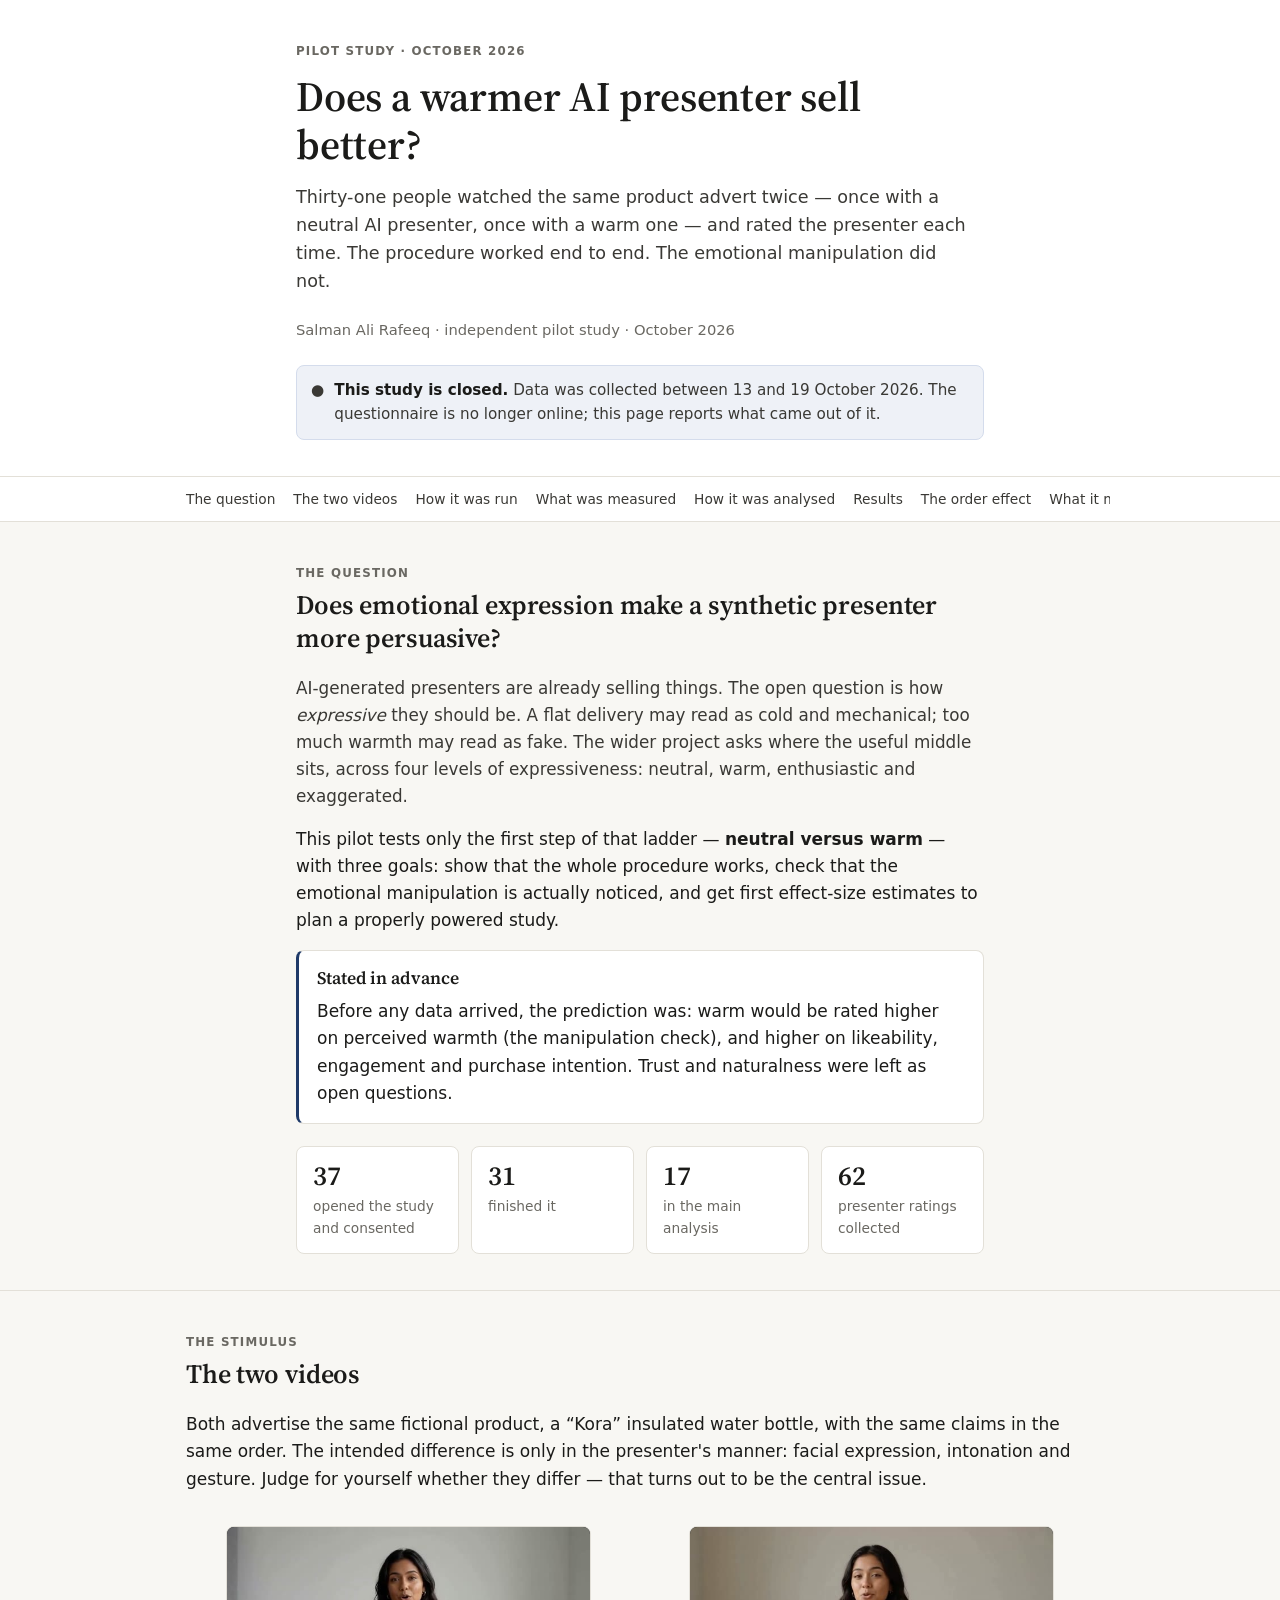
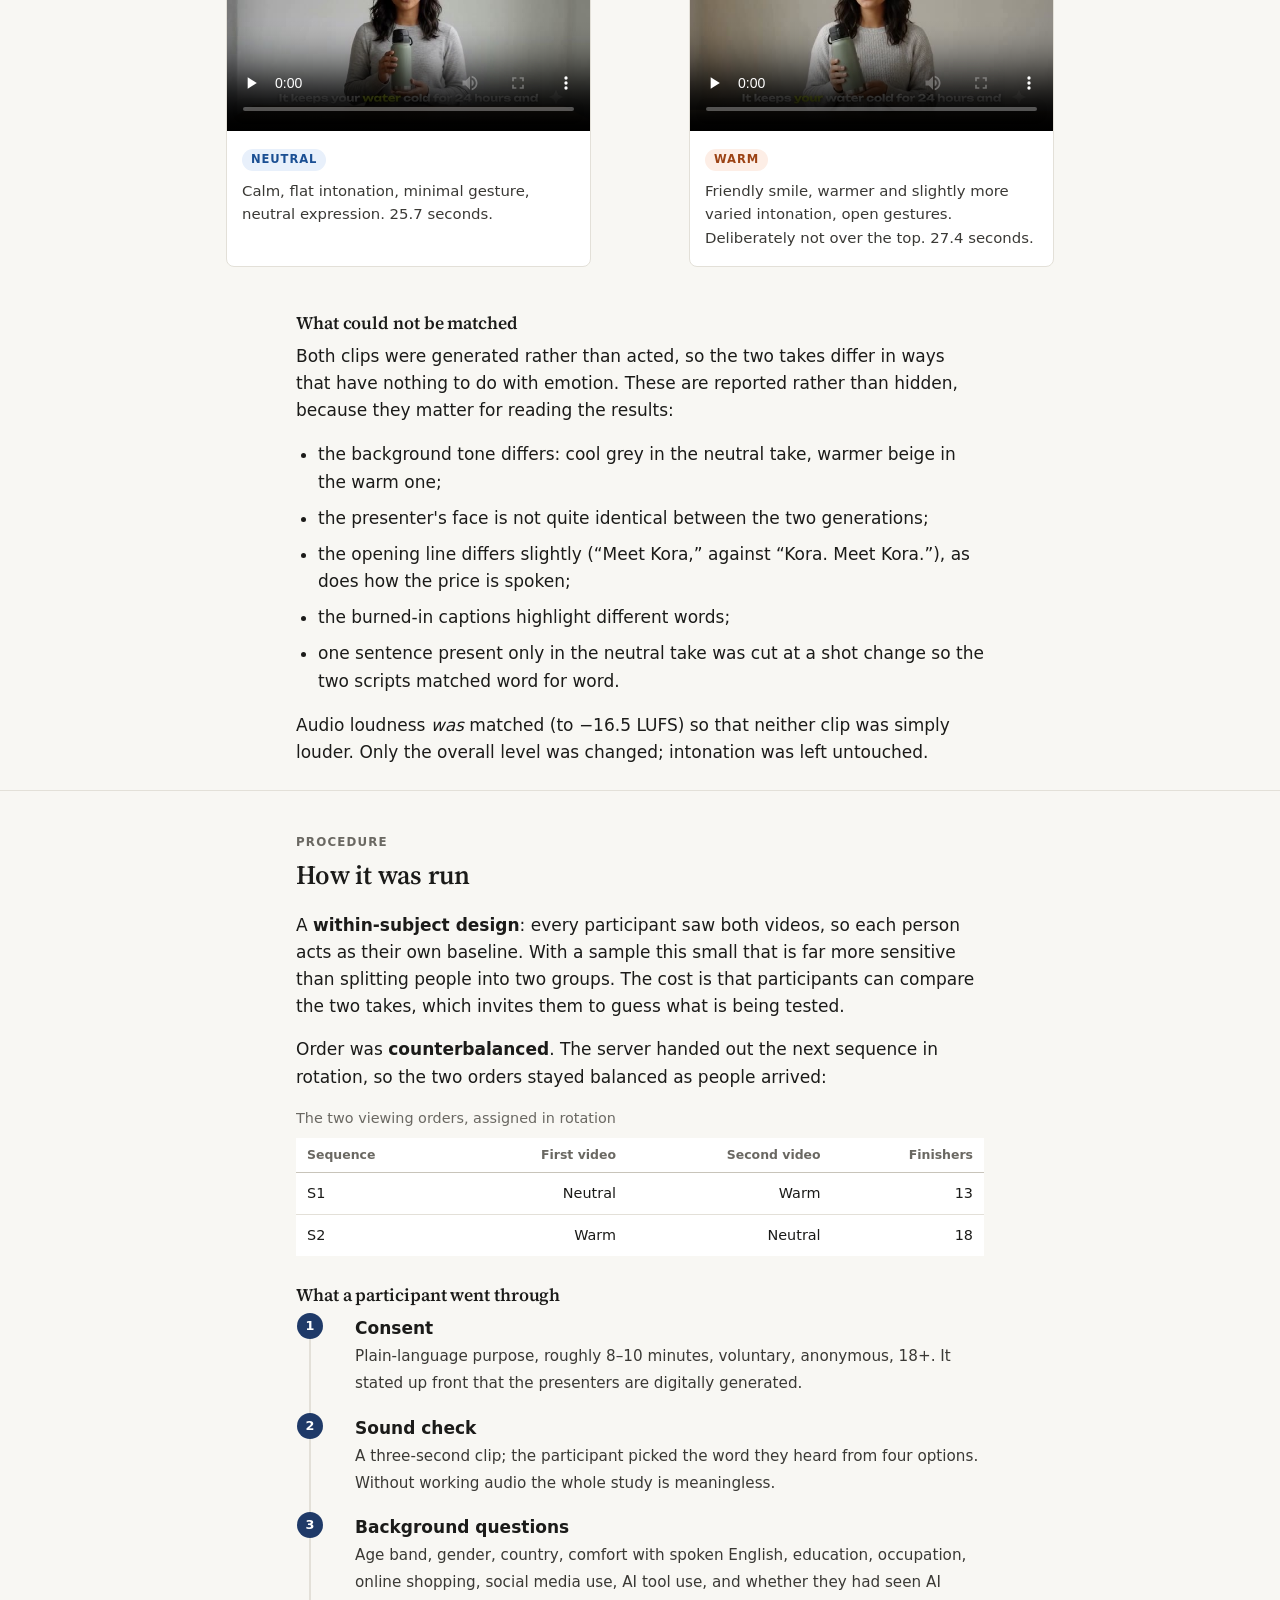
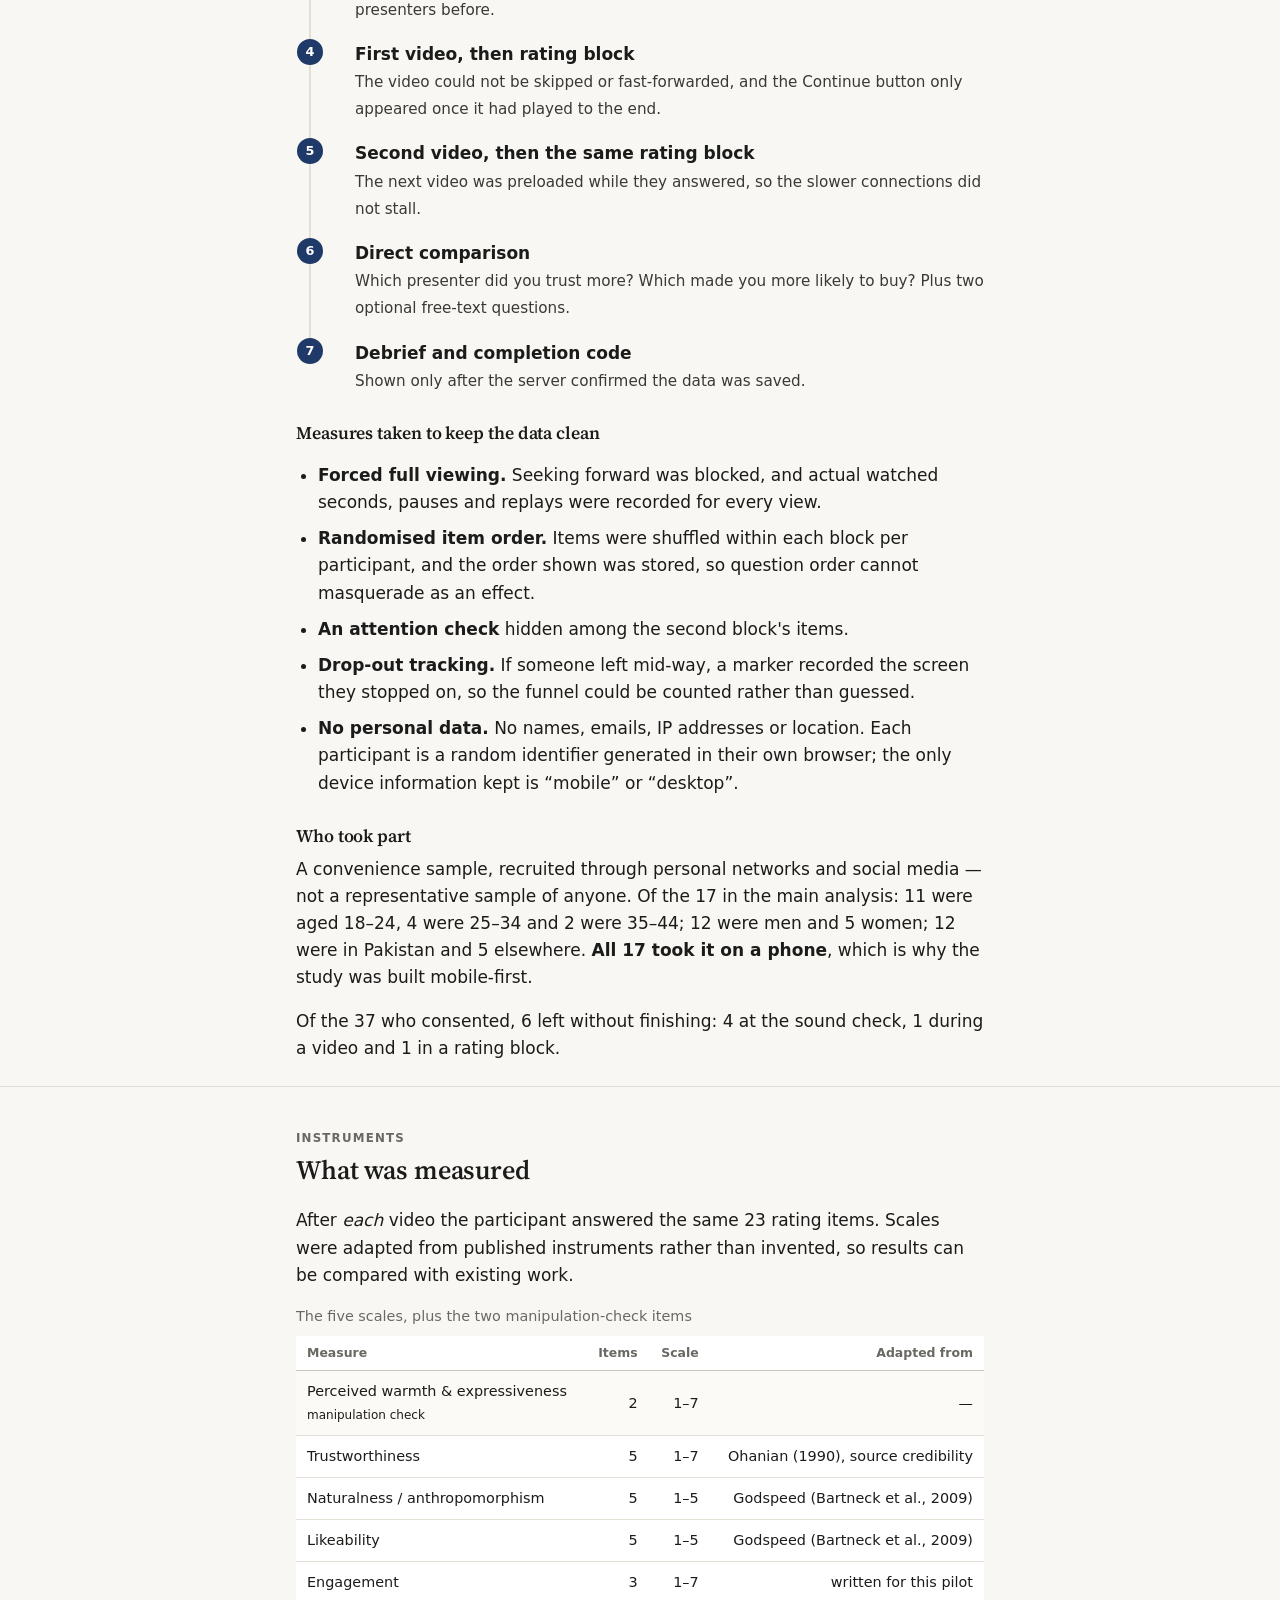
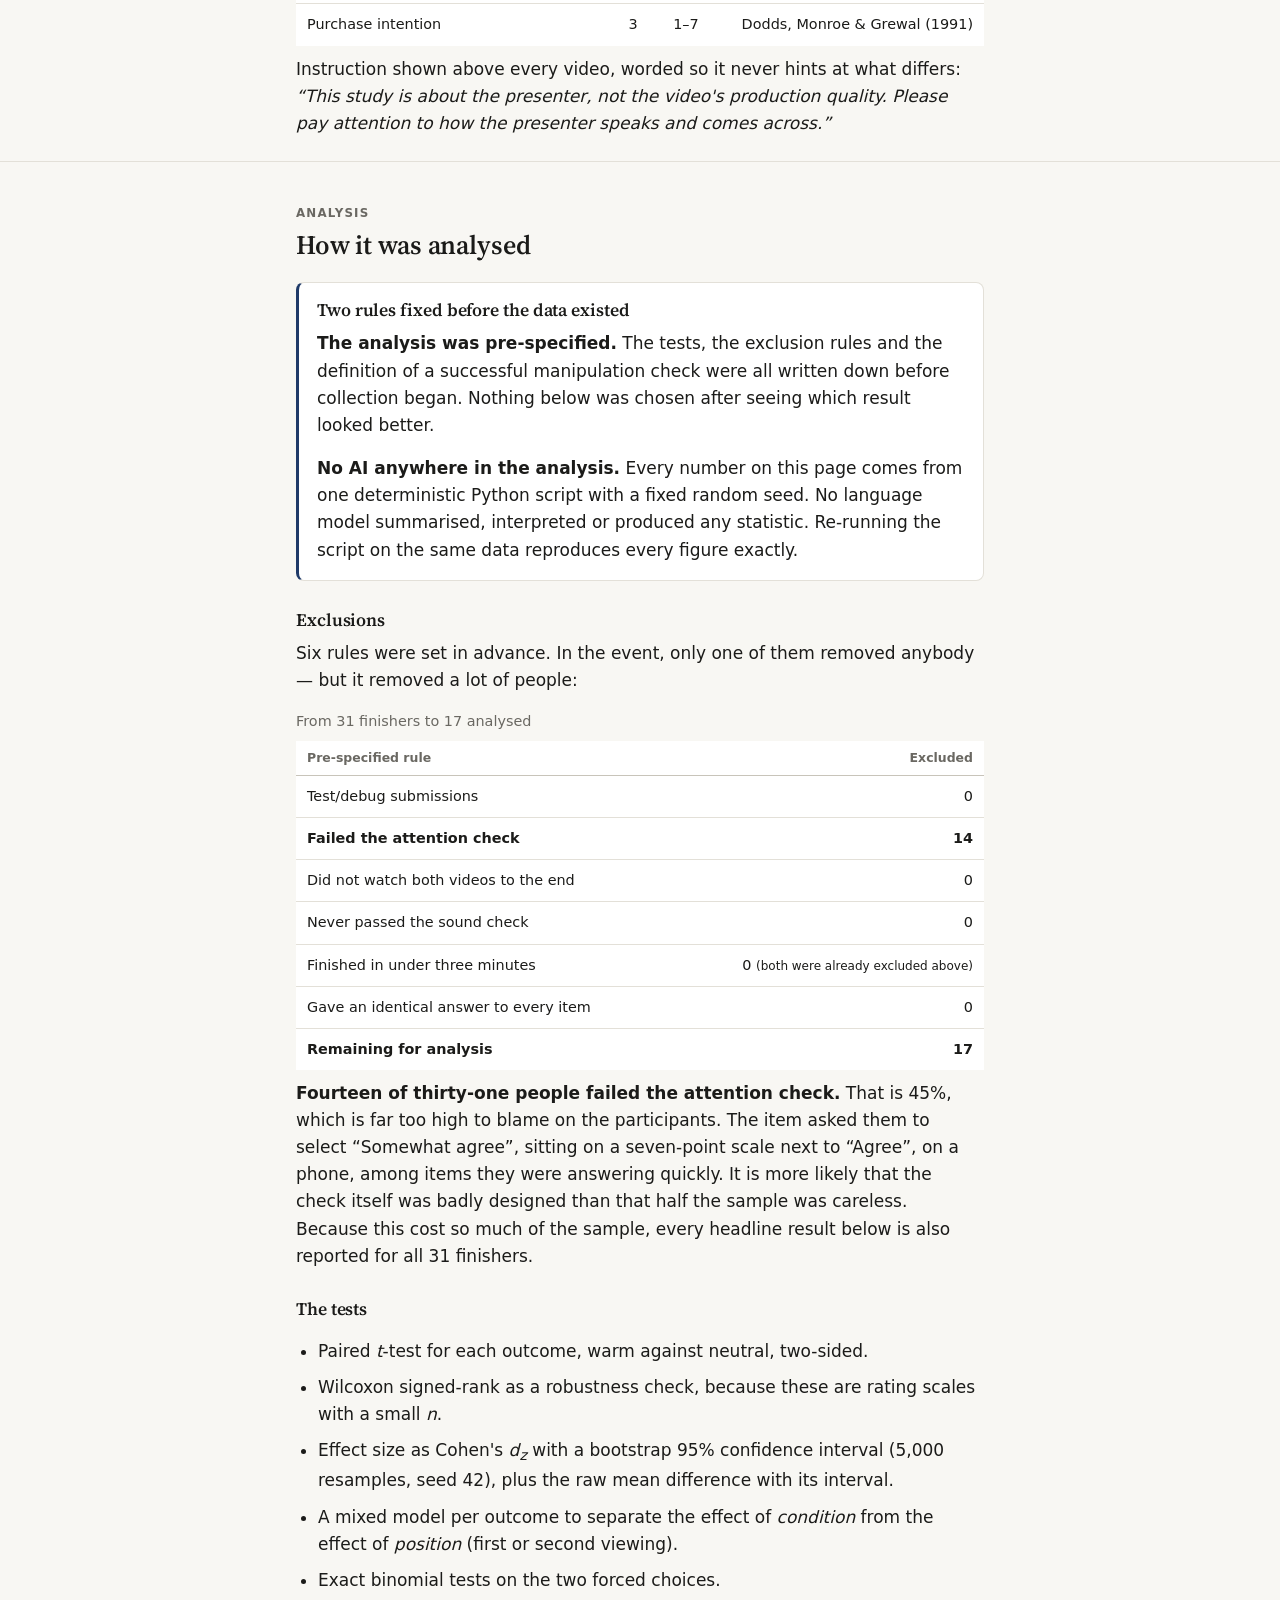
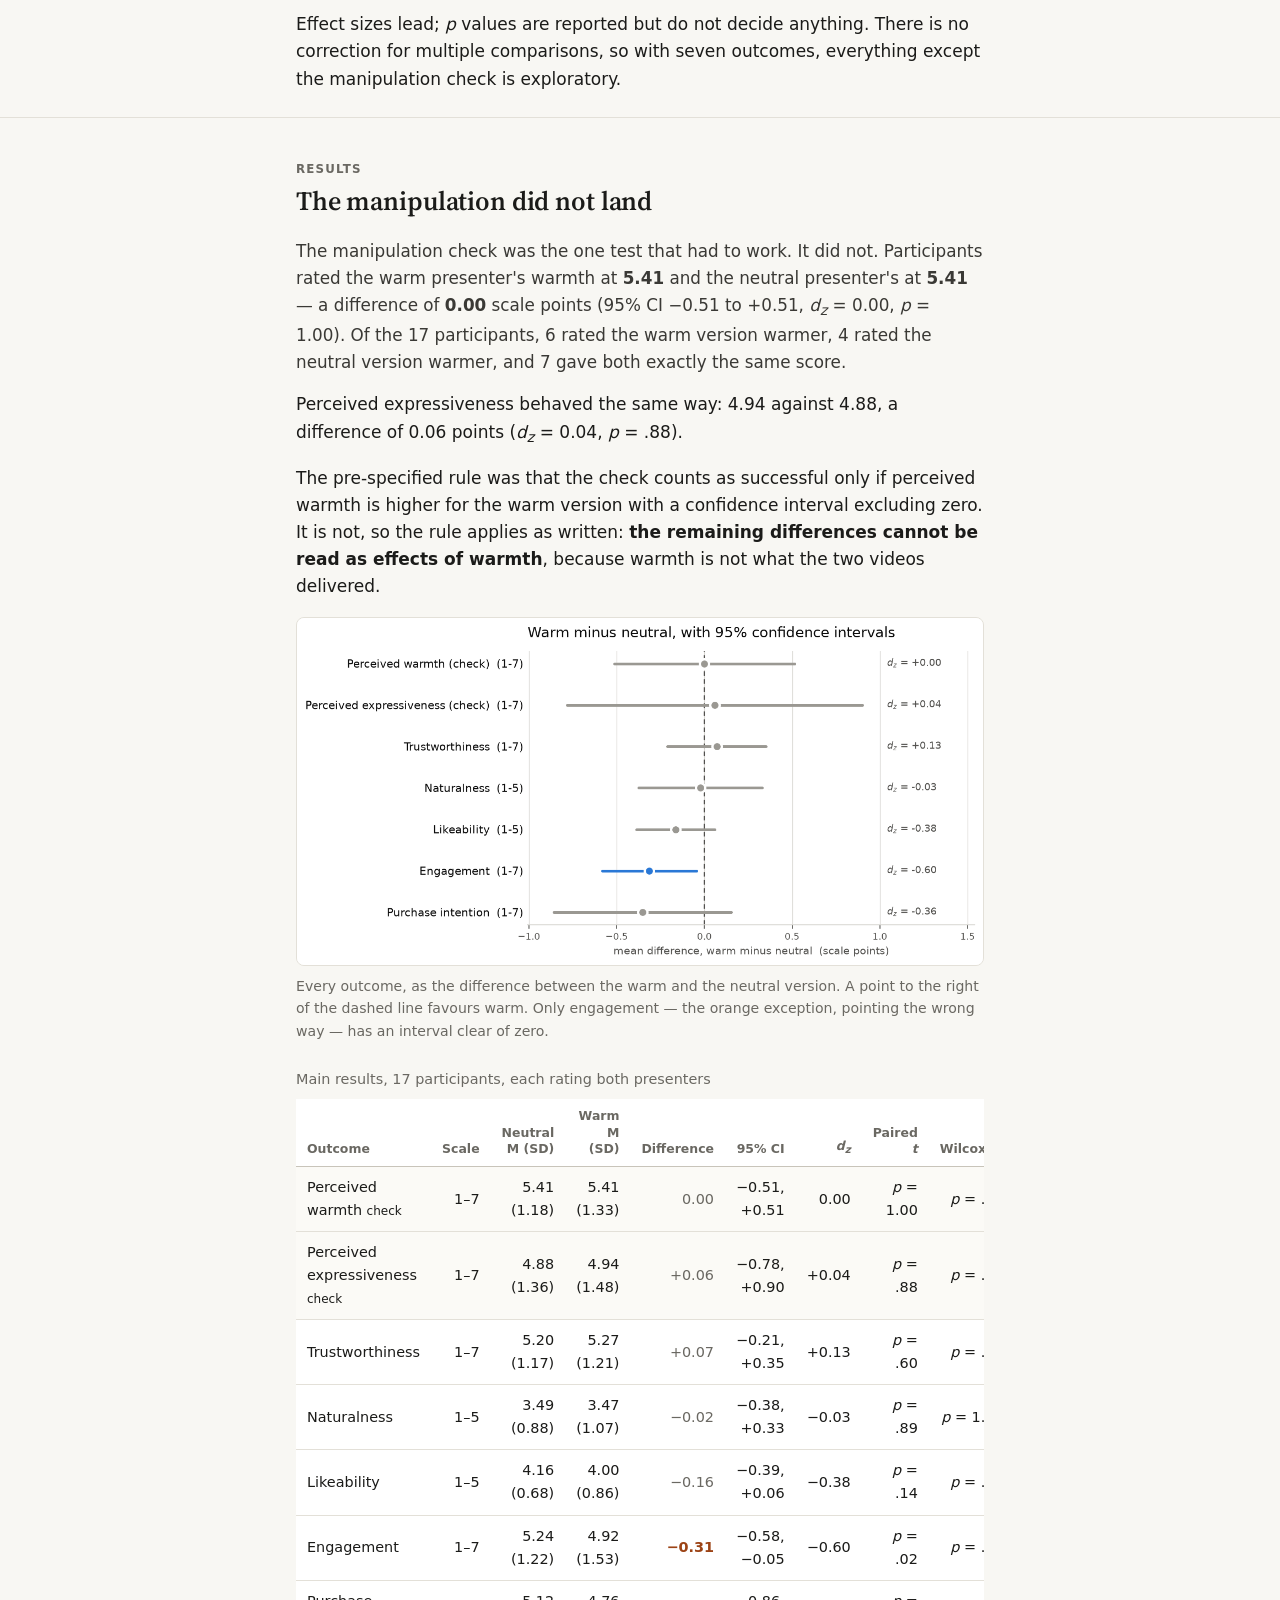
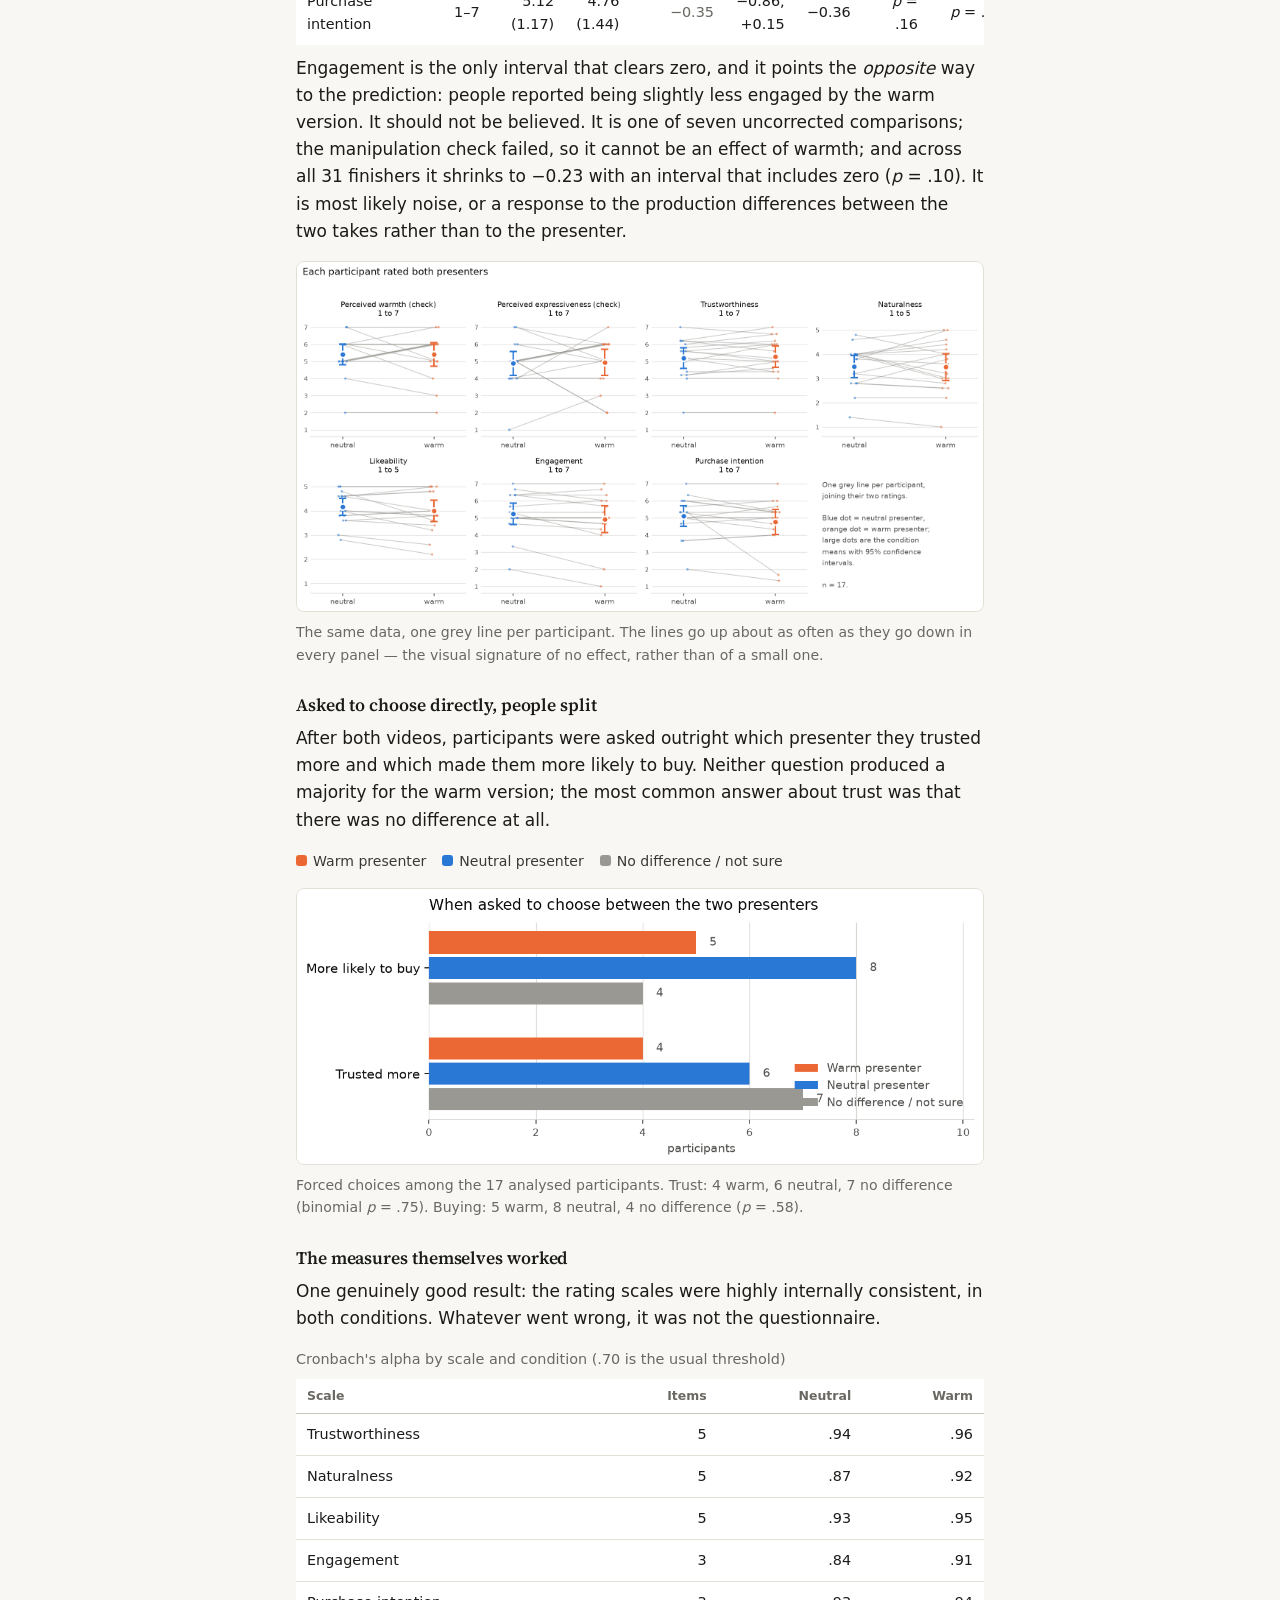
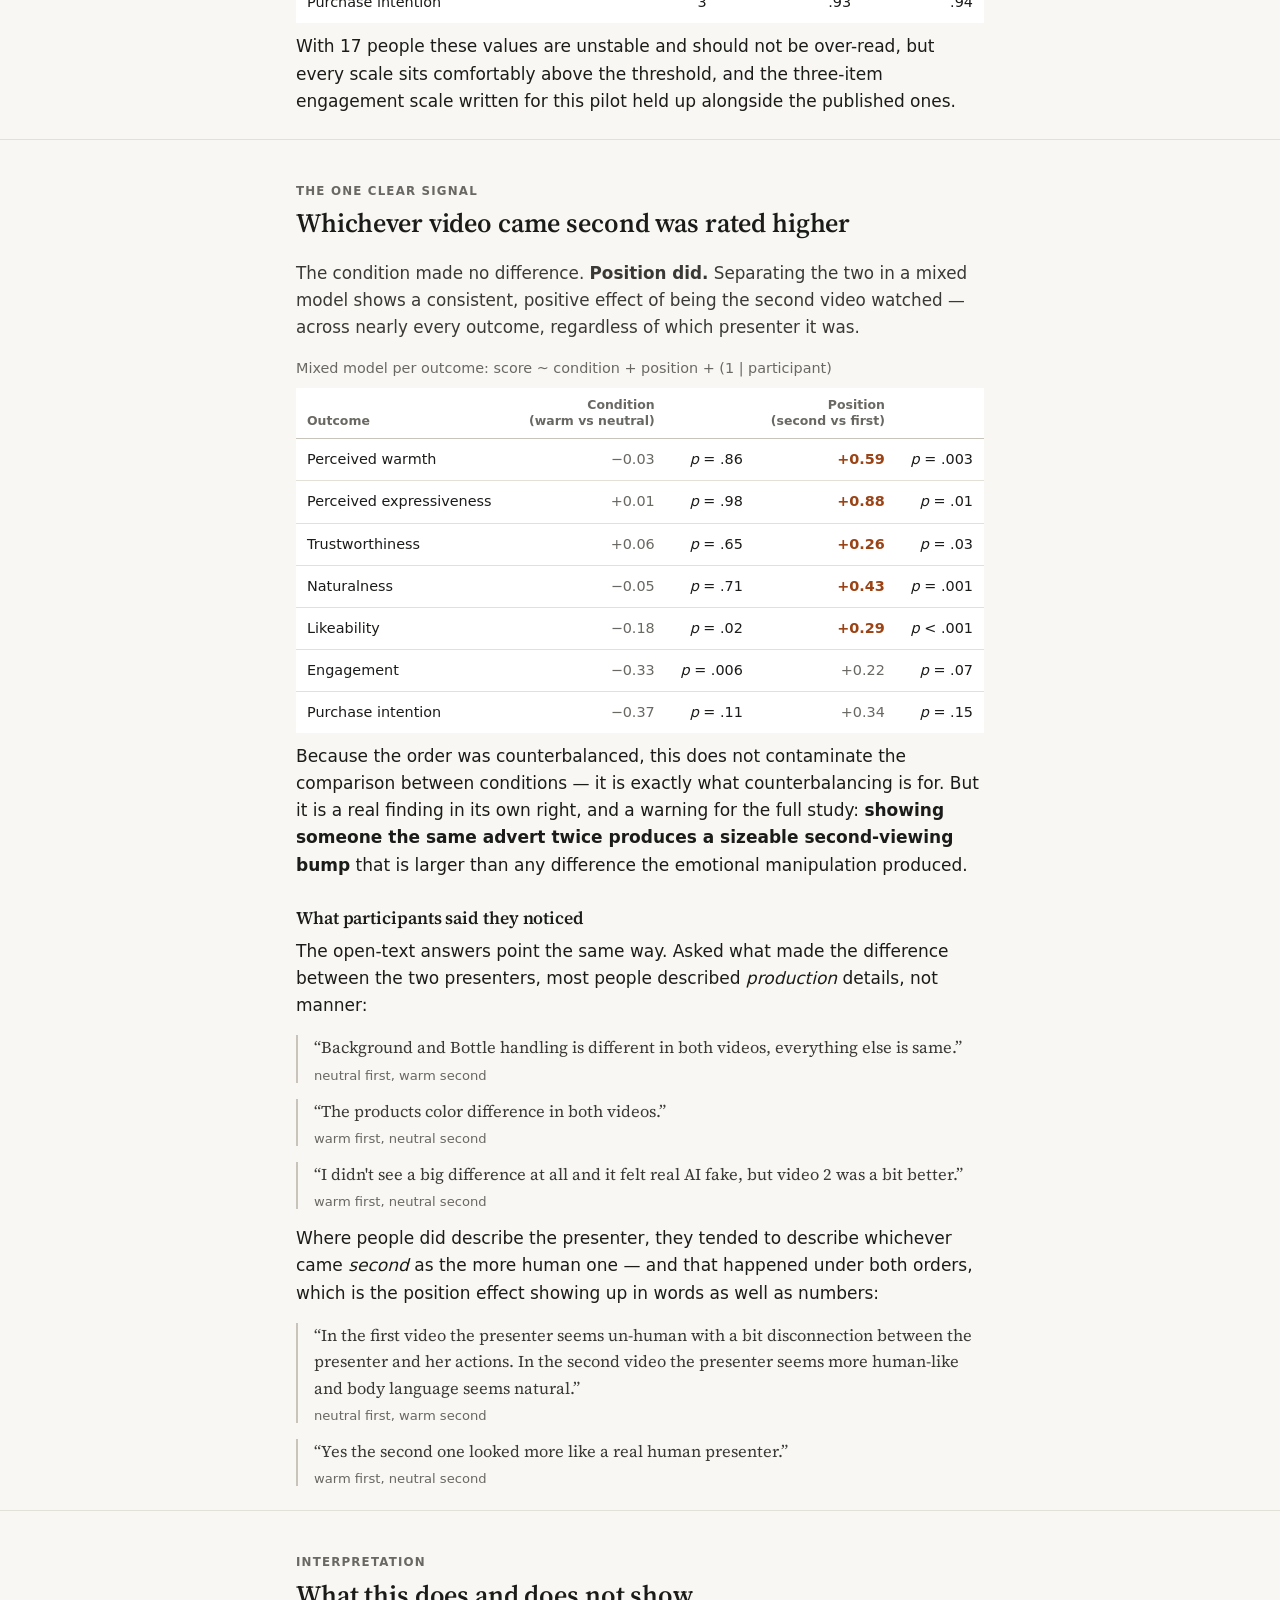
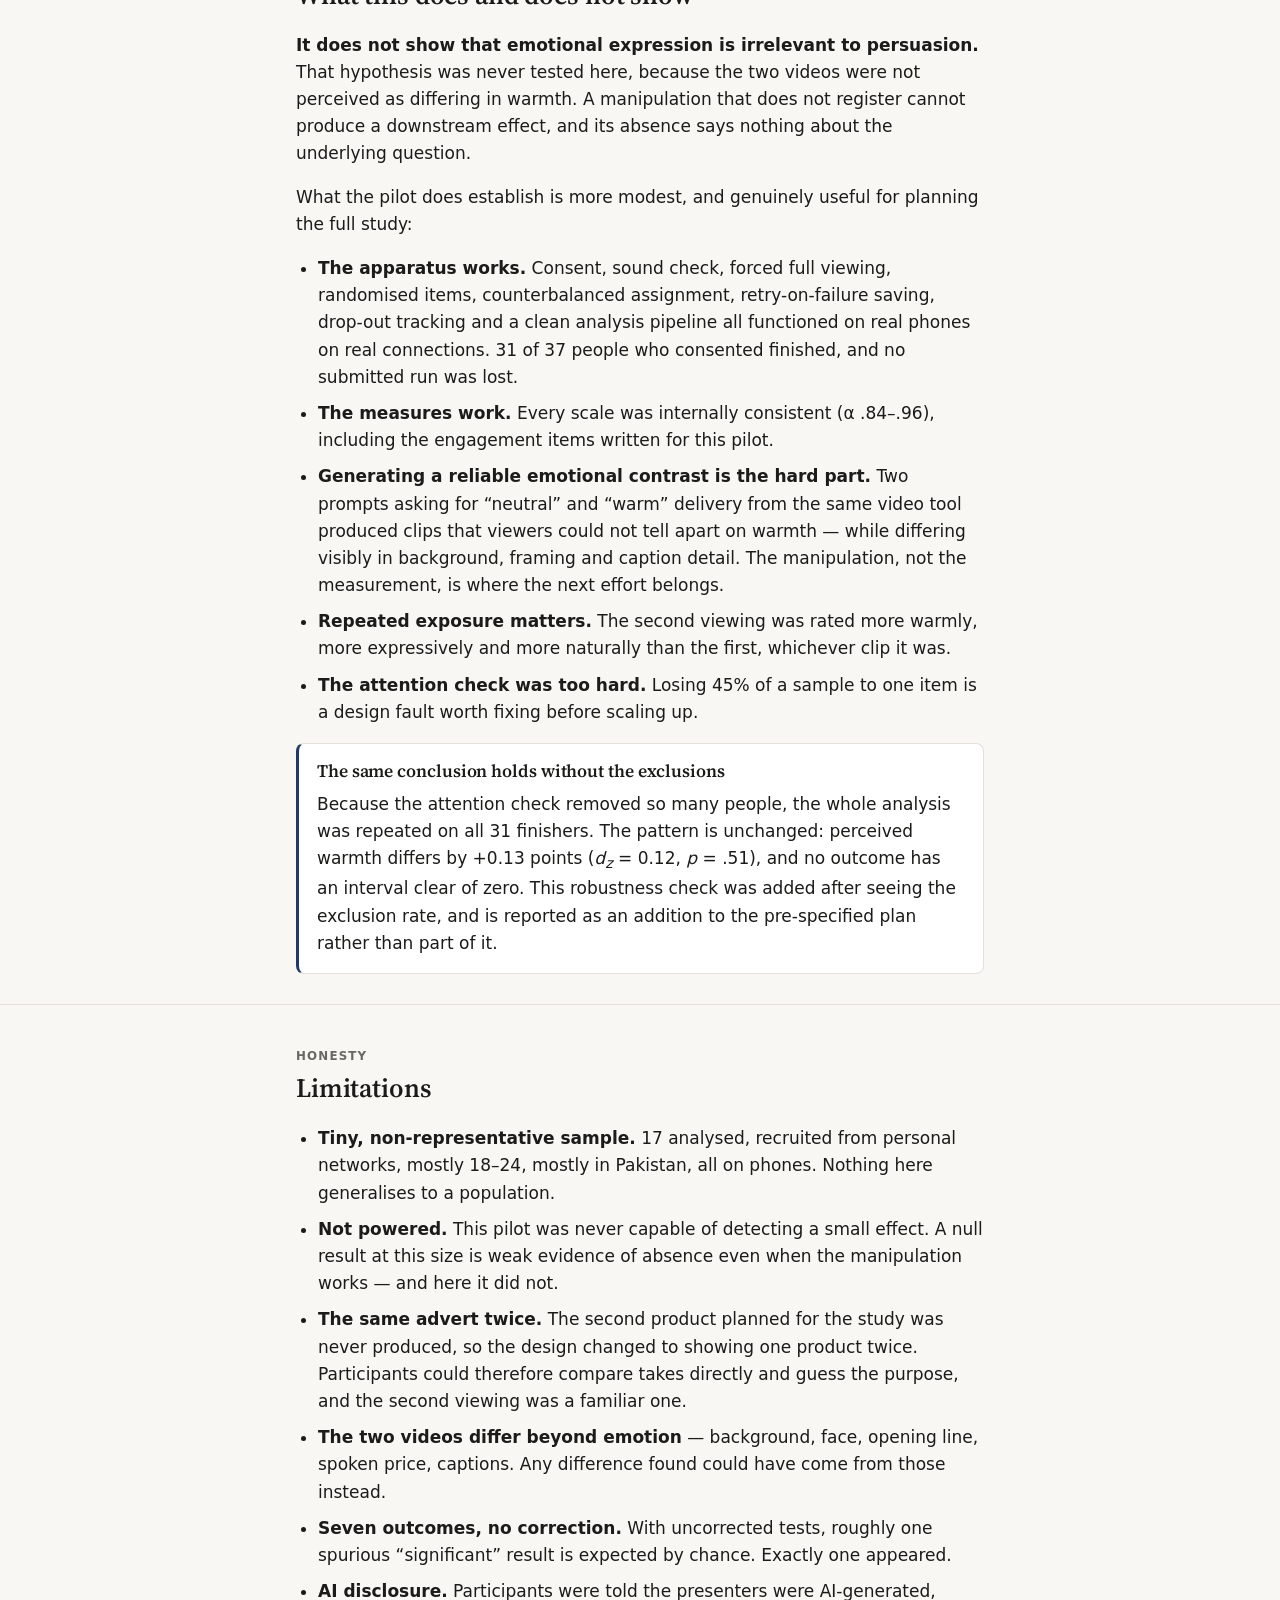
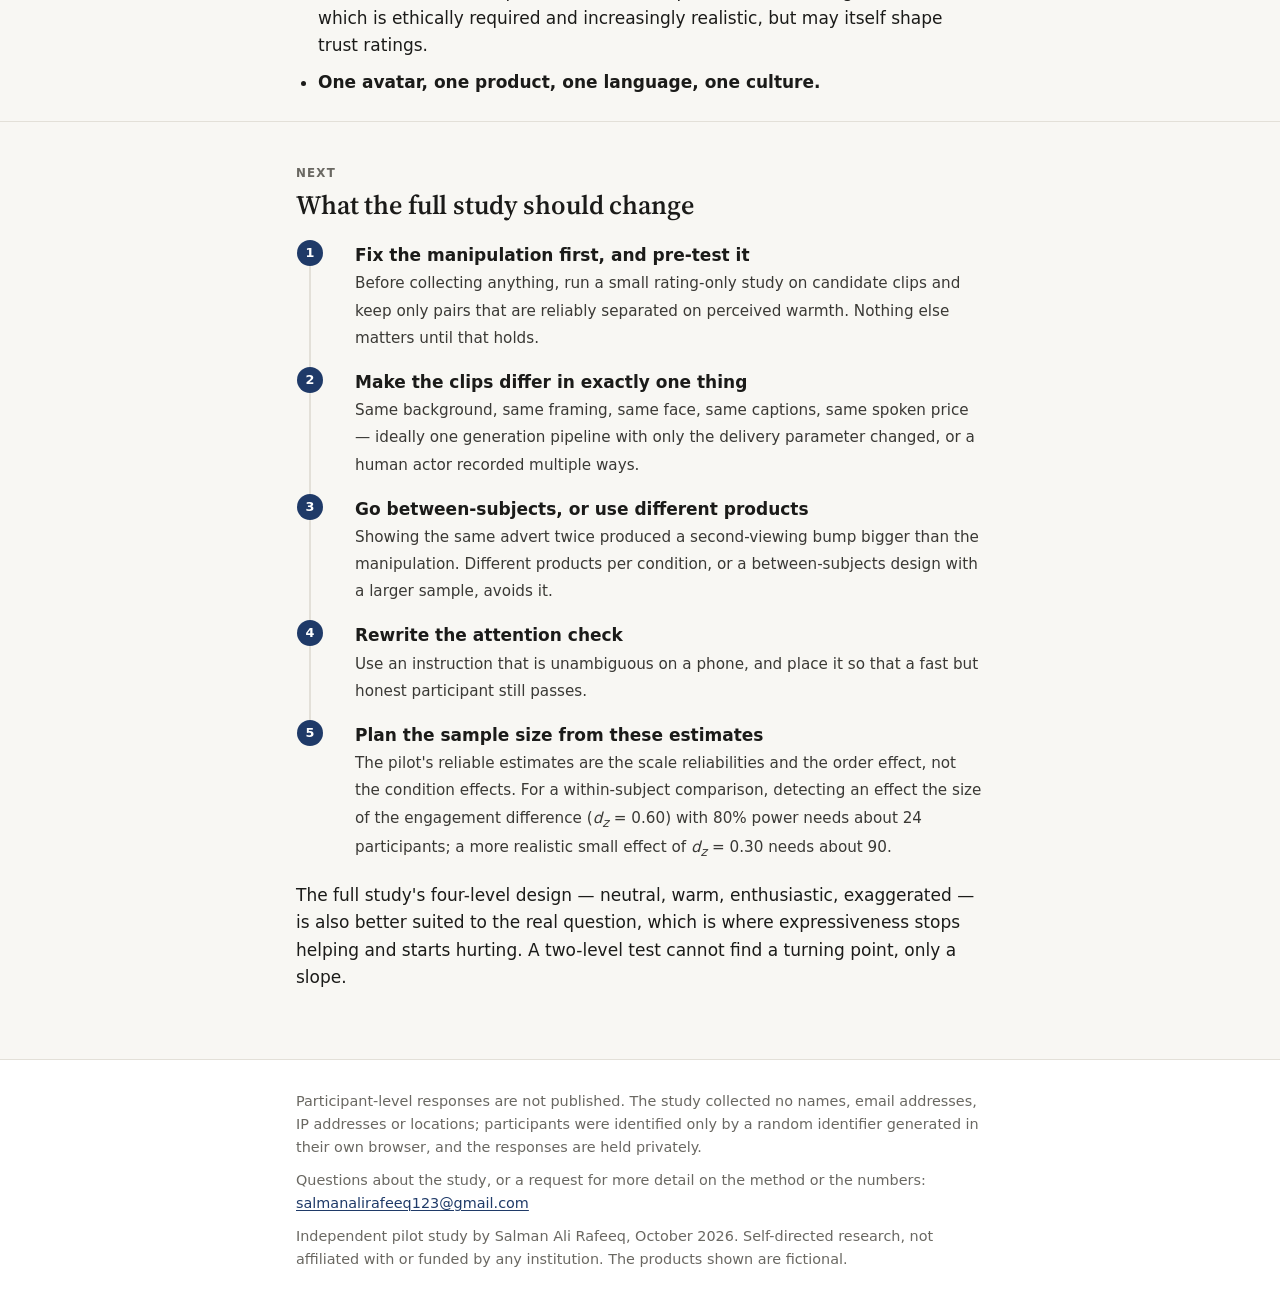
<file: index.html>
<!doctype html>
<html lang="en">
<head>
<meta charset="utf-8">
<meta name="viewport" content="width=device-width, initial-scale=1">
<title>Does a warmer AI presenter sell better? A pilot study</title>
<meta name="description" content="A within-subject pilot experiment testing whether the emotional style of an AI avatar presenter changes trust, engagement and purchase intention. 31 participants, pre-specified analysis, honest null result.">
<meta name="author" content="Salman Ali Rafeeq">
<meta property="og:title" content="Does a warmer AI presenter sell better? A pilot study">
<meta property="og:description" content="A within-subject pilot experiment on AI avatar emotional expression. The procedure worked; the manipulation did not land. Here is everything, including what went wrong.">
<meta property="og:type" content="article">
<link rel="preconnect" href="https://fonts.googleapis.com">
<link rel="preconnect" href="https://fonts.gstatic.com" crossorigin>
<link href="https://fonts.googleapis.com/css2?family=Source+Serif+4:opsz,wght@8..60,400;8..60,600&display=swap" rel="stylesheet">
<link rel="stylesheet" href="css/report.css">
</head>
<body>

<header class="masthead">
  <div class="wrap">
    <p class="kicker">Pilot study &middot; October 2026</p>
    <h1>Does a warmer AI presenter sell better?</h1>
    <p class="standfirst">
      Thirty-one people watched the same product advert twice &mdash; once with a neutral AI
      presenter, once with a warm one &mdash; and rated the presenter each time. The procedure
      worked end to end. The emotional manipulation did not.
    </p>
    <p class="byline">
      <span>Salman Ali Rafeeq</span> &middot;
      <span>independent pilot study</span> &middot;
      <span>October 2026</span>
    </p>
    <p class="closed-note">
      <span aria-hidden="true">&#9679;</span>
      <span><b>This study is closed.</b> Data was collected between 13 and 19 October 2026.
      The questionnaire is no longer online; this page reports what came out of it.</span>
    </p>
  </div>
</header>

<nav class="toc" aria-label="Sections">
  <ol>
    <li><a href="#question">The question</a></li>
    <li><a href="#videos">The two videos</a></li>
    <li><a href="#method">How it was run</a></li>
    <li><a href="#measures">What was measured</a></li>
    <li><a href="#analysis">How it was analysed</a></li>
    <li><a href="#results">Results</a></li>
    <li><a href="#order">The order effect</a></li>
    <li><a href="#meaning">What it means</a></li>
    <li><a href="#limits">Limitations</a></li>
    <li><a href="#next">Next steps</a></li>
  </ol>
</nav>

<main>

<!-- ------------------------------------------------------------ question -->
<section id="question">
  <div class="wrap">
    <div class="section-head"><p class="kicker">The question</p>
      <h2>Does emotional expression make a synthetic presenter more persuasive?</h2></div>

    <p class="lede">
      AI-generated presenters are already selling things. The open question is how
      <em>expressive</em> they should be. A flat delivery may read as cold and mechanical; too much
      warmth may read as fake. The wider project asks where the useful middle sits, across
      four levels of expressiveness: neutral, warm, enthusiastic and exaggerated.
    </p>
    <p>
      This pilot tests only the first step of that ladder &mdash; <strong>neutral versus
      warm</strong> &mdash; with three goals: show that the whole procedure works, check that
      the emotional manipulation is actually noticed, and get first effect-size estimates to
      plan a properly powered study.
    </p>

    <div class="callout">
      <h3>Stated in advance</h3>
      <p>Before any data arrived, the prediction was: warm would be rated higher on perceived
      warmth (the manipulation check), and higher on likeability, engagement and purchase
      intention. Trust and naturalness were left as open questions.</p>
    </div>

    <ul class="keynums">
      <li class="keynum"><b>37</b><span>opened the study and consented</span></li>
      <li class="keynum"><b>31</b><span>finished it</span></li>
      <li class="keynum"><b>17</b><span>in the main analysis</span></li>
      <li class="keynum"><b>62</b><span>presenter ratings collected</span></li>
    </ul>
  </div>
</section>

<!-- -------------------------------------------------------------- videos -->
<section id="videos">
  <div class="wrap wrap--wide">
    <div class="section-head"><p class="kicker">The stimulus</p>
      <h2>The two videos</h2></div>
  </div>
  <div class="wrap wrap--wide">
    <p>Both advertise the same fictional product, a &ldquo;Kora&rdquo; insulated water bottle,
      with the same claims in the same order. The intended difference is only in the presenter's
      manner: facial expression, intonation and gesture. Judge for yourself whether they differ
      &mdash; that turns out to be the central issue.</p>

    <div class="videos">
      <figure class="video-card">
        <video controls playsinline preload="none" poster="media/A_neutral.jpg"
               aria-label="Neutral presenter version of the Kora advert">
          <source src="media/A_neutral.mp4" type="video/mp4">
          Your browser cannot play this video.
        </video>
        <figcaption>
          <span class="video-tag video-tag--neutral">Neutral</span>
          <p>Calm, flat intonation, minimal gesture, neutral expression. 25.7 seconds.</p>
        </figcaption>
      </figure>

      <figure class="video-card">
        <video controls playsinline preload="none" poster="media/A_warm.jpg"
               aria-label="Warm presenter version of the Kora advert">
          <source src="media/A_warm.mp4" type="video/mp4">
          Your browser cannot play this video.
        </video>
        <figcaption>
          <span class="video-tag video-tag--warm">Warm</span>
          <p>Friendly smile, warmer and slightly more varied intonation, open gestures.
            Deliberately not over the top. 27.4 seconds.</p>
        </figcaption>
      </figure>
    </div>
  </div>
  <div class="wrap">
    <h3>What could not be matched</h3>
    <p>Both clips were generated rather than acted, so the two takes differ in ways that have
      nothing to do with emotion. These are reported rather than hidden, because they matter for
      reading the results:</p>
    <ul class="plain">
      <li>the background tone differs: cool grey in the neutral take, warmer beige in the warm one;</li>
      <li>the presenter's face is not quite identical between the two generations;</li>
      <li>the opening line differs slightly (&ldquo;Meet Kora,&rdquo; against &ldquo;Kora. Meet Kora.&rdquo;),
        as does how the price is spoken;</li>
      <li>the burned-in captions highlight different words;</li>
      <li>one sentence present only in the neutral take was cut at a shot change so the two
        scripts matched word for word.</li>
    </ul>
    <p>Audio loudness <em>was</em> matched (to &minus;16.5&nbsp;LUFS) so that neither clip was
      simply louder. Only the overall level was changed; intonation was left untouched.</p>
  </div>
</section>

<!-- -------------------------------------------------------------- method -->
<section id="method">
  <div class="wrap">
    <div class="section-head"><p class="kicker">Procedure</p>
      <h2>How it was run</h2></div>

    <p>A <strong>within-subject design</strong>: every participant saw both videos, so each
      person acts as their own baseline. With a sample this small that is far more sensitive than
      splitting people into two groups. The cost is that participants can compare the two takes,
      which invites them to guess what is being tested.</p>

    <p>Order was <strong>counterbalanced</strong>. The server handed out the next sequence in
      rotation, so the two orders stayed balanced as people arrived:</p>

    <div class="table-scroll">
      <table>
        <caption>The two viewing orders, assigned in rotation</caption>
        <thead><tr><th>Sequence</th><th>First video</th><th>Second video</th><th>Finishers</th></tr></thead>
        <tbody>
          <tr><td>S1</td><td>Neutral</td><td>Warm</td><td>13</td></tr>
          <tr><td>S2</td><td>Warm</td><td>Neutral</td><td>18</td></tr>
        </tbody>
      </table>
    </div>

    <h3>What a participant went through</h3>
    <ol class="flow">
      <li><b>Consent</b><span>Plain-language purpose, roughly 8&ndash;10 minutes, voluntary,
        anonymous, 18+. It stated up front that the presenters are digitally generated.</span></li>
      <li><b>Sound check</b><span>A three-second clip; the participant picked the word they heard
        from four options. Without working audio the whole study is meaningless.</span></li>
      <li><b>Background questions</b><span>Age band, gender, country, comfort with spoken English,
        education, occupation, online shopping, social media use, AI tool use, and whether they
        had seen AI presenters before.</span></li>
      <li><b>First video, then rating block</b><span>The video could not be skipped or
        fast-forwarded, and the Continue button only appeared once it had played to the end.</span></li>
      <li><b>Second video, then the same rating block</b><span>The next video was preloaded while
        they answered, so the slower connections did not stall.</span></li>
      <li><b>Direct comparison</b><span>Which presenter did you trust more? Which made you more
        likely to buy? Plus two optional free-text questions.</span></li>
      <li><b>Debrief and completion code</b><span>Shown only after the server confirmed the data
        was saved.</span></li>
    </ol>

    <h3>Measures taken to keep the data clean</h3>
    <ul class="plain">
      <li><strong>Forced full viewing.</strong> Seeking forward was blocked, and actual watched
        seconds, pauses and replays were recorded for every view.</li>
      <li><strong>Randomised item order.</strong> Items were shuffled within each block per
        participant, and the order shown was stored, so question order cannot masquerade as an effect.</li>
      <li><strong>An attention check</strong> hidden among the second block's items.</li>
      <li><strong>Drop-out tracking.</strong> If someone left mid-way, a marker recorded the screen
        they stopped on, so the funnel could be counted rather than guessed.</li>
      <li><strong>No personal data.</strong> No names, emails, IP addresses or location. Each
        participant is a random identifier generated in their own browser; the only device
        information kept is &ldquo;mobile&rdquo; or &ldquo;desktop&rdquo;.</li>
    </ul>

    <h3>Who took part</h3>
    <p>A convenience sample, recruited through personal networks and social media &mdash;
      not a representative sample of anyone. Of the 17 in the main analysis: 11 were aged
      18&ndash;24, 4 were 25&ndash;34 and 2 were 35&ndash;44; 12 were men and 5 women; 12 were in
      Pakistan and 5 elsewhere. <strong>All 17 took it on a phone</strong>, which is why the study
      was built mobile-first.</p>

    <p>Of the 37 who consented, 6 left without finishing: 4 at the sound check, 1 during a video
      and 1 in a rating block.</p>
  </div>
</section>

<!-- ------------------------------------------------------------ measures -->
<section id="measures">
  <div class="wrap">
    <div class="section-head"><p class="kicker">Instruments</p>
      <h2>What was measured</h2></div>

    <p>After <em>each</em> video the participant answered the same 23 rating items. Scales were
      adapted from published instruments rather than invented, so results can be compared with
      existing work.</p>

    <div class="table-scroll">
      <table>
        <caption>The five scales, plus the two manipulation-check items</caption>
        <thead>
          <tr><th>Measure</th><th>Items</th><th>Scale</th><th>Adapted from</th></tr>
        </thead>
        <tbody>
          <tr class="check-row"><td>Perceived warmth &amp; expressiveness<br><small>manipulation check</small></td>
            <td>2</td><td>1&ndash;7</td><td>&mdash;</td></tr>
          <tr><td>Trustworthiness</td><td>5</td><td>1&ndash;7</td>
            <td>Ohanian (1990), source credibility</td></tr>
          <tr><td>Naturalness / anthropomorphism</td><td>5</td><td>1&ndash;5</td>
            <td>Godspeed (Bartneck et&nbsp;al., 2009)</td></tr>
          <tr><td>Likeability</td><td>5</td><td>1&ndash;5</td>
            <td>Godspeed (Bartneck et&nbsp;al., 2009)</td></tr>
          <tr><td>Engagement</td><td>3</td><td>1&ndash;7</td><td>written for this pilot</td></tr>
          <tr><td>Purchase intention</td><td>3</td><td>1&ndash;7</td>
            <td>Dodds, Monroe &amp; Grewal (1991)</td></tr>
        </tbody>
      </table>
    </div>

    <p>Instruction shown above every video, worded so it never hints at what differs:
      <em>&ldquo;This study is about the presenter, not the video's production quality. Please pay
      attention to how the presenter speaks and comes across.&rdquo;</em></p>
  </div>
</section>

<!-- ------------------------------------------------------------ analysis -->
<section id="analysis">
  <div class="wrap">
    <div class="section-head"><p class="kicker">Analysis</p>
      <h2>How it was analysed</h2></div>

    <div class="callout">
      <h3>Two rules fixed before the data existed</h3>
      <p><strong>The analysis was pre-specified.</strong> The tests, the exclusion rules and the
        definition of a successful manipulation check were all written down before collection
        began. Nothing below was chosen after seeing which result looked better.</p>
      <p><strong>No AI anywhere in the analysis.</strong> Every number on this page comes from one
        deterministic Python script with a fixed random seed. No language model summarised,
        interpreted or produced any statistic. Re-running the script on the same data reproduces
        every figure exactly.</p>
    </div>

    <h3>Exclusions</h3>
    <p>Six rules were set in advance. In the event, only one of them removed anybody &mdash; but
      it removed a lot of people:</p>

    <div class="table-scroll">
      <table>
        <caption>From 31 finishers to 17 analysed</caption>
        <thead><tr><th>Pre-specified rule</th><th>Excluded</th></tr></thead>
        <tbody>
          <tr><td>Test/debug submissions</td><td>0</td></tr>
          <tr><td><strong>Failed the attention check</strong></td><td><strong>14</strong></td></tr>
          <tr><td>Did not watch both videos to the end</td><td>0</td></tr>
          <tr><td>Never passed the sound check</td><td>0</td></tr>
          <tr><td>Finished in under three minutes</td><td>0 <small>(both were already excluded above)</small></td></tr>
          <tr><td>Gave an identical answer to every item</td><td>0</td></tr>
          <tr><td><strong>Remaining for analysis</strong></td><td><strong>17</strong></td></tr>
        </tbody>
      </table>
    </div>

    <p><strong>Fourteen of thirty-one people failed the attention check.</strong> That is 45%,
      which is far too high to blame on the participants. The item asked them to select
      &ldquo;Somewhat agree&rdquo;, sitting on a seven-point scale next to &ldquo;Agree&rdquo;,
      on a phone, among items they were answering quickly. It is more likely that the check
      itself was badly designed than that half the sample was careless. Because this cost so much
      of the sample, every headline result below is also reported for all 31 finishers.</p>

    <h3>The tests</h3>
    <ul class="plain">
      <li>Paired <em>t</em>-test for each outcome, warm against neutral, two-sided.</li>
      <li>Wilcoxon signed-rank as a robustness check, because these are rating scales with a small <em>n</em>.</li>
      <li>Effect size as Cohen's <em>d<sub>z</sub></em> with a bootstrap 95% confidence interval
        (5,000 resamples, seed 42), plus the raw mean difference with its interval.</li>
      <li>A mixed model per outcome to separate the effect of <em>condition</em> from the effect of
        <em>position</em> (first or second viewing).</li>
      <li>Exact binomial tests on the two forced choices.</li>
    </ul>
    <p>Effect sizes lead; <em>p</em> values are reported but do not decide anything. There is no
      correction for multiple comparisons, so with seven outcomes, everything except the
      manipulation check is exploratory.</p>
  </div>
</section>

<!-- ------------------------------------------------------------- results -->
<section id="results">
  <div class="wrap">
    <div class="section-head"><p class="kicker">Results</p>
      <h2>The manipulation did not land</h2></div>

    <p class="lede">
      The manipulation check was the one test that had to work. It did not. Participants rated the
      warm presenter's warmth at <strong>5.41</strong> and the neutral presenter's at
      <strong>5.41</strong> &mdash; a difference of <strong>0.00</strong> scale points
      (95% CI &minus;0.51 to +0.51, <em>d<sub>z</sub></em> = 0.00, <em>p</em> = 1.00).
      Of the 17 participants, 6 rated the warm version warmer, 4 rated the neutral version warmer,
      and 7 gave both exactly the same score.
    </p>

    <p>Perceived expressiveness behaved the same way: 4.94 against 4.88, a difference of 0.06
      points (<em>d<sub>z</sub></em> = 0.04, <em>p</em> = .88).</p>

    <p>The pre-specified rule was that the check counts as successful only if perceived warmth is
      higher for the warm version with a confidence interval excluding zero. It is not, so the
      rule applies as written: <strong>the remaining differences cannot be read as effects of
      warmth</strong>, because warmth is not what the two videos delivered.</p>

    <figure class="fig">
      <img src="figures/fig3_forest.png" width="1245" height="630"
           alt="Forest plot of the mean difference between warm and neutral for all seven outcomes. Perceived warmth sits exactly on zero. All intervals except engagement cross zero.">
      <figcaption>Every outcome, as the difference between the warm and the neutral version. A
        point to the right of the dashed line favours warm. Only engagement &mdash; the orange
        exception, pointing the wrong way &mdash; has an interval clear of zero.</figcaption>
    </figure>

    <div class="table-scroll">
      <table>
        <caption>Main results, 17 participants, each rating both presenters</caption>
        <thead>
          <tr>
            <th>Outcome</th><th>Scale</th><th>Neutral<br>M (SD)</th><th>Warm<br>M (SD)</th>
            <th>Difference</th><th>95% CI</th><th><em>d<sub>z</sub></em></th>
            <th>Paired <em>t</em></th><th>Wilcoxon</th>
          </tr>
        </thead>
        <tbody>
          <tr class="check-row"><td>Perceived warmth <small>check</small></td><td>1&ndash;7</td>
            <td>5.41 (1.18)</td><td>5.41 (1.33)</td><td class="flat">0.00</td>
            <td>&minus;0.51, +0.51</td><td>0.00</td><td><em>p</em> = 1.00</td><td><em>p</em> = .96</td></tr>
          <tr class="check-row"><td>Perceived expressiveness <small>check</small></td><td>1&ndash;7</td>
            <td>4.88 (1.36)</td><td>4.94 (1.48)</td><td class="flat">+0.06</td>
            <td>&minus;0.78, +0.90</td><td>+0.04</td><td><em>p</em> = .88</td><td><em>p</em> = .83</td></tr>
          <tr><td>Trustworthiness</td><td>1&ndash;7</td><td>5.20 (1.17)</td><td>5.27 (1.21)</td>
            <td class="flat">+0.07</td><td>&minus;0.21, +0.35</td><td>+0.13</td>
            <td><em>p</em> = .60</td><td><em>p</em> = .55</td></tr>
          <tr><td>Naturalness</td><td>1&ndash;5</td><td>3.49 (0.88)</td><td>3.47 (1.07)</td>
            <td class="flat">&minus;0.02</td><td>&minus;0.38, +0.33</td><td>&minus;0.03</td>
            <td><em>p</em> = .89</td><td><em>p</em> = 1.00</td></tr>
          <tr><td>Likeability</td><td>1&ndash;5</td><td>4.16 (0.68)</td><td>4.00 (0.86)</td>
            <td class="flat">&minus;0.16</td><td>&minus;0.39, +0.06</td><td>&minus;0.38</td>
            <td><em>p</em> = .14</td><td><em>p</em> = .17</td></tr>
          <tr><td>Engagement</td><td>1&ndash;7</td><td>5.24 (1.22)</td><td>4.92 (1.53)</td>
            <td class="pos">&minus;0.31</td><td>&minus;0.58, &minus;0.05</td><td>&minus;0.60</td>
            <td><em>p</em> = .02</td><td><em>p</em> = .03</td></tr>
          <tr><td>Purchase intention</td><td>1&ndash;7</td><td>5.12 (1.17)</td><td>4.76 (1.44)</td>
            <td class="flat">&minus;0.35</td><td>&minus;0.86, +0.15</td><td>&minus;0.36</td>
            <td><em>p</em> = .16</td><td><em>p</em> = .11</td></tr>
        </tbody>
      </table>
    </div>

    <p>Engagement is the only interval that clears zero, and it points the <em>opposite</em> way to
      the prediction: people reported being slightly less engaged by the warm version. It should
      not be believed. It is one of seven uncorrected comparisons; the manipulation check failed,
      so it cannot be an effect of warmth; and across all 31 finishers it shrinks to &minus;0.23
      with an interval that includes zero (<em>p</em> = .10). It is most likely noise, or a
      response to the production differences between the two takes rather than to the presenter.</p>

    <figure class="fig">
      <img src="figures/fig1_paired.png" width="1863" height="948"
           alt="Seven small panels, one per outcome, each showing every participant's neutral and warm rating joined by a grey line, with condition means and confidence intervals.">
      <figcaption>The same data, one grey line per participant. The lines go up about as often as
        they go down in every panel &mdash; the visual signature of no effect, rather than of a
        small one.</figcaption>
    </figure>

    <h3>Asked to choose directly, people split</h3>
    <p>After both videos, participants were asked outright which presenter they trusted more and
      which made them more likely to buy. Neither question produced a majority for the warm
      version; the most common answer about trust was that there was no difference at all.</p>

    <div class="legend">
      <span><i class="w"></i>Warm presenter</span>
      <span><i class="n"></i>Neutral presenter</span>
      <span><i class="f"></i>No difference / not sure</span>
    </div>

    <figure class="fig">
      <img src="figures/fig2_forced_choice.png" width="1125" height="450"
           alt="Bar chart of forced-choice answers. Trusted more: warm 4, neutral 6, no difference 7. More likely to buy: warm 5, neutral 8, no difference 4.">
      <figcaption>Forced choices among the 17 analysed participants. Trust: 4 warm, 6 neutral,
        7 no difference (binomial <em>p</em> = .75). Buying: 5 warm, 8 neutral, 4 no difference
        (<em>p</em> = .58).</figcaption>
    </figure>

    <h3>The measures themselves worked</h3>
    <p>One genuinely good result: the rating scales were highly internally consistent, in both
      conditions. Whatever went wrong, it was not the questionnaire.</p>

    <div class="table-scroll">
      <table>
        <caption>Cronbach's alpha by scale and condition (.70 is the usual threshold)</caption>
        <thead><tr><th>Scale</th><th>Items</th><th>Neutral</th><th>Warm</th></tr></thead>
        <tbody>
          <tr><td>Trustworthiness</td><td>5</td><td>.94</td><td>.96</td></tr>
          <tr><td>Naturalness</td><td>5</td><td>.87</td><td>.92</td></tr>
          <tr><td>Likeability</td><td>5</td><td>.93</td><td>.95</td></tr>
          <tr><td>Engagement</td><td>3</td><td>.84</td><td>.91</td></tr>
          <tr><td>Purchase intention</td><td>3</td><td>.93</td><td>.94</td></tr>
        </tbody>
      </table>
    </div>
    <p>With 17 people these values are unstable and should not be over-read, but every scale sits
      comfortably above the threshold, and the three-item engagement scale written for this pilot
      held up alongside the published ones.</p>
  </div>
</section>

<!-- --------------------------------------------------------------- order -->
<section id="order">
  <div class="wrap">
    <div class="section-head"><p class="kicker">The one clear signal</p>
      <h2>Whichever video came second was rated higher</h2></div>

    <p class="lede">
      The condition made no difference. <strong>Position did.</strong> Separating the two in a
      mixed model shows a consistent, positive effect of being the second video watched &mdash;
      across nearly every outcome, regardless of which presenter it was.
    </p>

    <div class="table-scroll">
      <table>
        <caption>Mixed model per outcome: score ~ condition + position + (1 | participant)</caption>
        <thead>
          <tr><th>Outcome</th><th>Condition<br>(warm vs neutral)</th><th></th>
              <th>Position<br>(second vs first)</th><th></th></tr>
        </thead>
        <tbody>
          <tr><td>Perceived warmth</td><td class="flat">&minus;0.03</td><td><em>p</em> = .86</td>
              <td class="pos">+0.59</td><td><em>p</em> = .003</td></tr>
          <tr><td>Perceived expressiveness</td><td class="flat">+0.01</td><td><em>p</em> = .98</td>
              <td class="pos">+0.88</td><td><em>p</em> = .01</td></tr>
          <tr><td>Trustworthiness</td><td class="flat">+0.06</td><td><em>p</em> = .65</td>
              <td class="pos">+0.26</td><td><em>p</em> = .03</td></tr>
          <tr><td>Naturalness</td><td class="flat">&minus;0.05</td><td><em>p</em> = .71</td>
              <td class="pos">+0.43</td><td><em>p</em> = .001</td></tr>
          <tr><td>Likeability</td><td class="flat">&minus;0.18</td><td><em>p</em> = .02</td>
              <td class="pos">+0.29</td><td><em>p</em> &lt; .001</td></tr>
          <tr><td>Engagement</td><td class="flat">&minus;0.33</td><td><em>p</em> = .006</td>
              <td class="flat">+0.22</td><td><em>p</em> = .07</td></tr>
          <tr><td>Purchase intention</td><td class="flat">&minus;0.37</td><td><em>p</em> = .11</td>
              <td class="flat">+0.34</td><td><em>p</em> = .15</td></tr>
        </tbody>
      </table>
    </div>

    <p>Because the order was counterbalanced, this does not contaminate the comparison between
      conditions &mdash; it is exactly what counterbalancing is for. But it is a real finding in
      its own right, and a warning for the full study: <strong>showing someone the same advert
      twice produces a sizeable second-viewing bump</strong> that is larger than any difference
      the emotional manipulation produced.</p>

    <h3>What participants said they noticed</h3>
    <p>The open-text answers point the same way. Asked what made the difference between the two
      presenters, most people described <em>production</em> details, not manner:</p>

    <blockquote class="quote">&ldquo;Background and Bottle handling is different in both videos,
      everything else is same.&rdquo;<footer>neutral first, warm second</footer></blockquote>
    <blockquote class="quote">&ldquo;The products color difference in both videos.&rdquo;
      <footer>warm first, neutral second</footer></blockquote>
    <blockquote class="quote">&ldquo;I didn't see a big difference at all and it felt real AI fake,
      but video 2 was a bit better.&rdquo;<footer>warm first, neutral second</footer></blockquote>

    <p>Where people did describe the presenter, they tended to describe whichever came
      <em>second</em> as the more human one &mdash; and that happened under both orders, which is
      the position effect showing up in words as well as numbers:</p>

    <blockquote class="quote">&ldquo;In the first video the presenter seems un-human with a bit
      disconnection between the presenter and her actions. In the second video the presenter seems
      more human-like and body language seems natural.&rdquo;
      <footer>neutral first, warm second</footer></blockquote>
    <blockquote class="quote">&ldquo;Yes the second one looked more like a real human
      presenter.&rdquo;<footer>warm first, neutral second</footer></blockquote>
  </div>
</section>

<!-- ------------------------------------------------------------- meaning -->
<section id="meaning">
  <div class="wrap">
    <div class="section-head"><p class="kicker">Interpretation</p>
      <h2>What this does and does not show</h2></div>

    <p><strong>It does not show that emotional expression is irrelevant to persuasion.</strong>
      That hypothesis was never tested here, because the two videos were not perceived as
      differing in warmth. A manipulation that does not register cannot produce a downstream
      effect, and its absence says nothing about the underlying question.</p>

    <p>What the pilot does establish is more modest, and genuinely useful for planning the full
      study:</p>

    <ul class="plain">
      <li><strong>The apparatus works.</strong> Consent, sound check, forced full viewing,
        randomised items, counterbalanced assignment, retry-on-failure saving, drop-out tracking
        and a clean analysis pipeline all functioned on real phones on real connections. 31 of 37
        people who consented finished, and no submitted run was lost.</li>
      <li><strong>The measures work.</strong> Every scale was internally consistent
        (&alpha; .84&ndash;.96), including the engagement items written for this pilot.</li>
      <li><strong>Generating a reliable emotional contrast is the hard part.</strong> Two prompts
        asking for &ldquo;neutral&rdquo; and &ldquo;warm&rdquo; delivery from the same video tool
        produced clips that viewers could not tell apart on warmth &mdash; while differing
        visibly in background, framing and caption detail. The manipulation, not the measurement,
        is where the next effort belongs.</li>
      <li><strong>Repeated exposure matters.</strong> The second viewing was rated more warmly,
        more expressively and more naturally than the first, whichever clip it was.</li>
      <li><strong>The attention check was too hard.</strong> Losing 45% of a sample to one item is
        a design fault worth fixing before scaling up.</li>
    </ul>

    <div class="callout">
      <h3>The same conclusion holds without the exclusions</h3>
      <p>Because the attention check removed so many people, the whole analysis was repeated on
        all 31 finishers. The pattern is unchanged: perceived warmth differs by +0.13 points
        (<em>d<sub>z</sub></em> = 0.12, <em>p</em> = .51), and no outcome has an interval clear of
        zero. This robustness check was added after seeing the exclusion rate, and is reported as
        an addition to the pre-specified plan rather than part of it.</p>
    </div>
  </div>
</section>

<!-- -------------------------------------------------------------- limits -->
<section id="limits">
  <div class="wrap">
    <div class="section-head"><p class="kicker">Honesty</p>
      <h2>Limitations</h2></div>
    <ul class="plain">
      <li><strong>Tiny, non-representative sample.</strong> 17 analysed, recruited from personal
        networks, mostly 18&ndash;24, mostly in Pakistan, all on phones. Nothing here generalises
        to a population.</li>
      <li><strong>Not powered.</strong> This pilot was never capable of detecting a small effect.
        A null result at this size is weak evidence of absence even when the manipulation works
        &mdash; and here it did not.</li>
      <li><strong>The same advert twice.</strong> The second product planned for the study was
        never produced, so the design changed to showing one product twice. Participants could
        therefore compare takes directly and guess the purpose, and the second viewing was a
        familiar one.</li>
      <li><strong>The two videos differ beyond emotion</strong> &mdash; background, face, opening
        line, spoken price, captions. Any difference found could have come from those instead.</li>
      <li><strong>Seven outcomes, no correction.</strong> With uncorrected tests, roughly one
        spurious &ldquo;significant&rdquo; result is expected by chance. Exactly one appeared.</li>
      <li><strong>AI disclosure.</strong> Participants were told the presenters were AI-generated,
        which is ethically required and increasingly realistic, but may itself shape trust ratings.</li>
      <li><strong>One avatar, one product, one language, one culture.</strong></li>
    </ul>
  </div>
</section>

<!-- ---------------------------------------------------------------- next -->
<section id="next">
  <div class="wrap">
    <div class="section-head"><p class="kicker">Next</p>
      <h2>What the full study should change</h2></div>

    <ol class="flow">
      <li><b>Fix the manipulation first, and pre-test it</b><span>Before collecting anything,
        run a small rating-only study on candidate clips and keep only pairs that are reliably
        separated on perceived warmth. Nothing else matters until that holds.</span></li>
      <li><b>Make the clips differ in exactly one thing</b><span>Same background, same framing,
        same face, same captions, same spoken price &mdash; ideally one generation pipeline with
        only the delivery parameter changed, or a human actor recorded multiple ways.</span></li>
      <li><b>Go between-subjects, or use different products</b><span>Showing the same advert
        twice produced a second-viewing bump bigger than the manipulation. Different products per
        condition, or a between-subjects design with a larger sample, avoids it.</span></li>
      <li><b>Rewrite the attention check</b><span>Use an instruction that is unambiguous on a
        phone, and place it so that a fast but honest participant still passes.</span></li>
      <li><b>Plan the sample size from these estimates</b><span>The pilot's reliable estimates are
        the scale reliabilities and the order effect, not the condition effects. For a
        within-subject comparison, detecting an effect the size of the engagement difference
        (<em>d<sub>z</sub></em> = 0.60) with 80% power needs about 24 participants; a more
        realistic small effect of <em>d<sub>z</sub></em> = 0.30 needs about 90.</span></li>
    </ol>

    <p>The full study's four-level design &mdash; neutral, warm, enthusiastic, exaggerated &mdash;
      is also better suited to the real question, which is where expressiveness stops helping and
      starts hurting. A two-level test cannot find a turning point, only a slope.</p>
  </div>
</section>

</main>

<footer class="page-foot">
  <div class="wrap">
    <p>Participant-level responses are not published. The study collected no names, email
      addresses, IP addresses or locations; participants were identified only by a random
      identifier generated in their own browser, and the responses are held privately.</p>
    <p>Questions about the study, or a request for more detail on the method or the numbers:
      <a href="mailto:salmanalirafeeq123@gmail.com">salmanalirafeeq123@gmail.com</a></p>
    <p>Independent pilot study by Salman Ali Rafeeq, October 2026. Self-directed research,
      not affiliated with or funded by any institution. The products shown are fictional.</p>
  </div>
</footer>

</body>
</html>
</file>
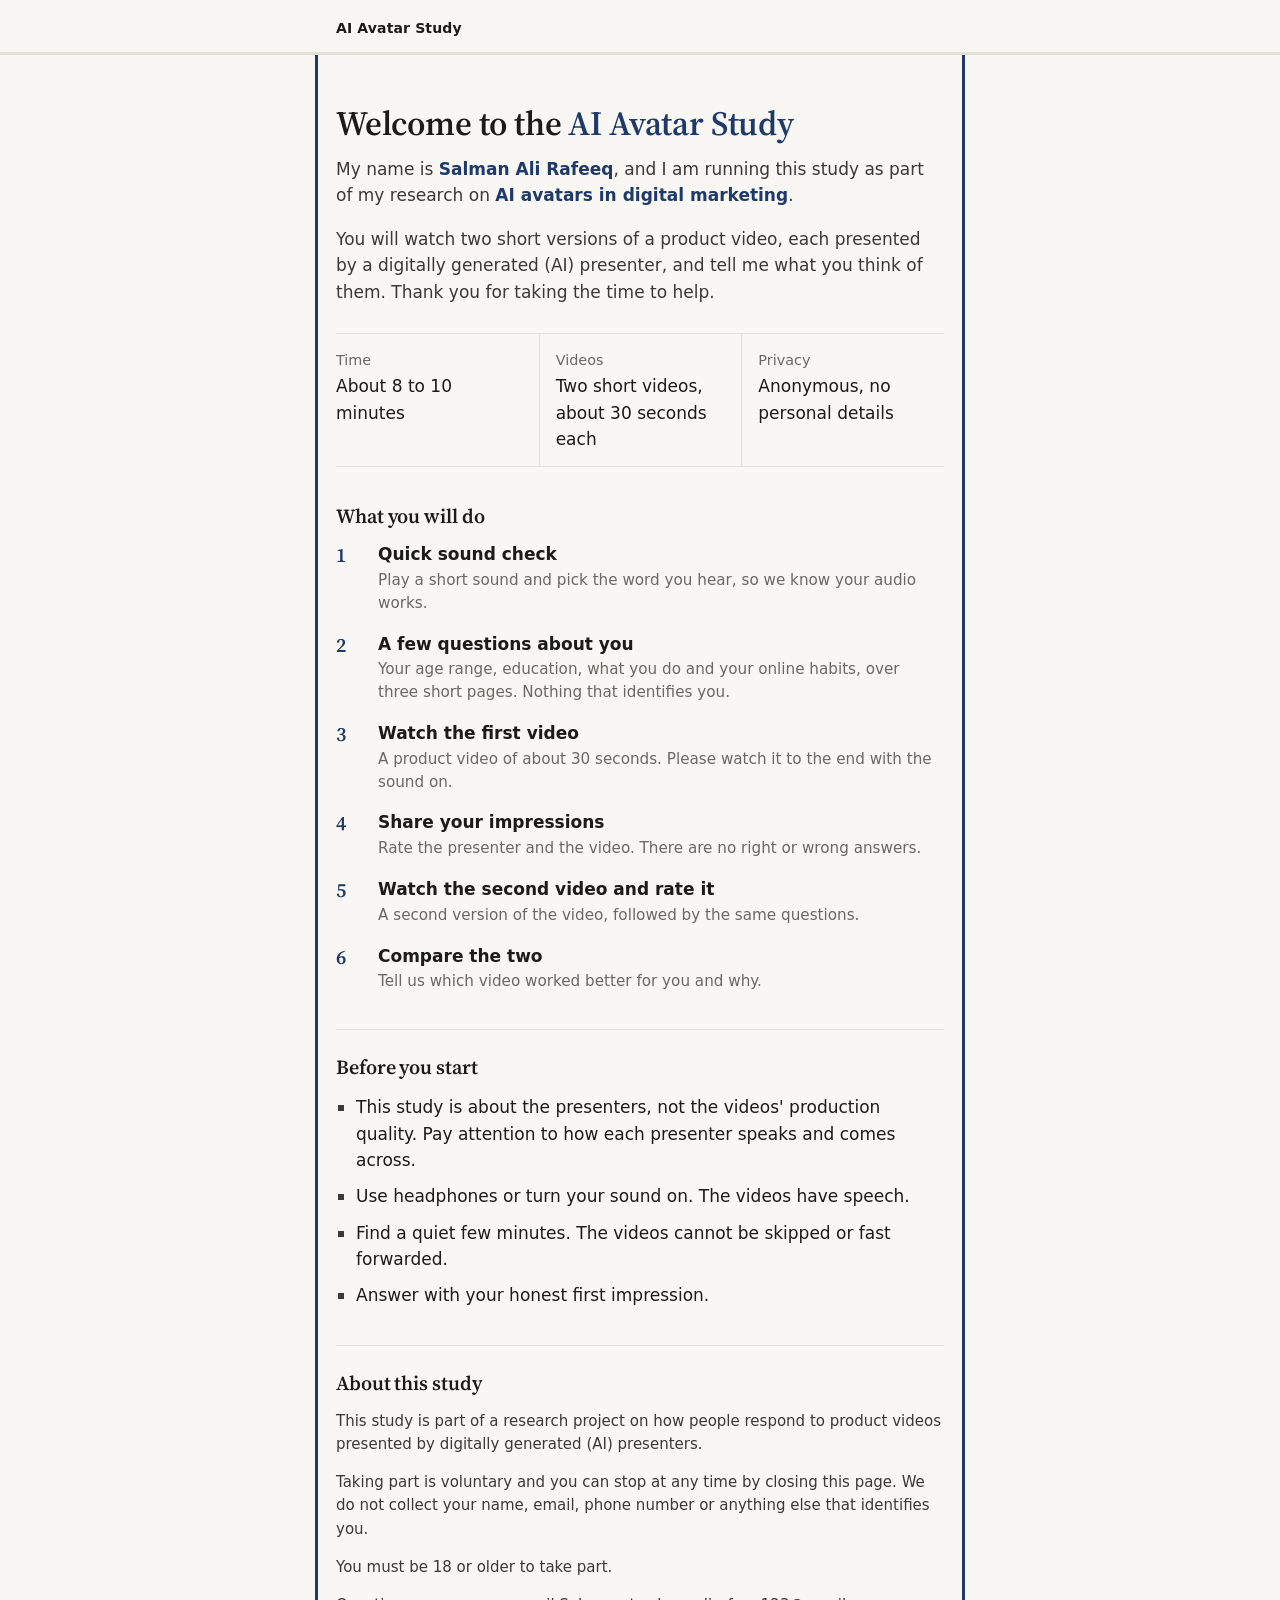
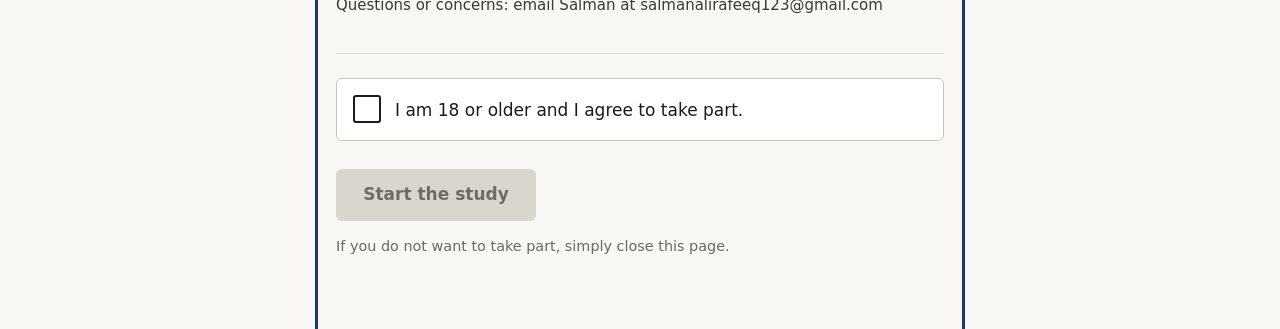
<file: study/index.html>
<!doctype html>
<html lang="en">
<head>
  <meta charset="utf-8">
  <meta name="viewport" content="width=device-width, initial-scale=1, viewport-fit=cover">
  <meta name="robots" content="noindex">
  <meta name="theme-color" content="#f8f7f3">
  <title>AI Avatar Study</title>
  <link rel="icon" href="data:,">
  <!-- The one allowed Google Font, headings only. display=swap: Georgia shows until it loads. -->
  <link rel="preconnect" href="https://fonts.googleapis.com">
  <link rel="preconnect" href="https://fonts.gstatic.com" crossorigin>
  <link rel="stylesheet" href="https://fonts.googleapis.com/css2?family=Source+Serif+4:wght@600&display=swap">
  <link rel="stylesheet" href="css/style.css">
</head>
<body>
  <header class="masthead">
    <div class="masthead-inner">
      <span class="masthead-title" id="brand-name">AI Avatar Study</span>
    </div>
    <div class="progress" role="progressbar" aria-label="Study progress" aria-valuemin="0" aria-valuemax="100" aria-valuenow="0">
      <div class="progress-fill" id="progress-fill"></div>
    </div>
  </header>

  <main id="app" class="container" tabindex="-1">
    <p class="boot-loading"><span class="spinner" aria-hidden="true"></span> Loading…</p>
  </main>

  <div id="toast" class="toast" role="status" aria-live="polite" hidden></div>
  <div id="debug-panel" class="debug-panel" hidden></div>

  <noscript>
    <p class="container">This study needs JavaScript. Please enable it or open the link in Chrome.</p>
  </noscript>

  <script type="module" src="js/app.js"></script>
</body>
</html>
</file>
<file: css/report.css>
/* Research report page for the avatar emotion pilot.
   Mobile first (designed at 360 px). The type and colour follow the questionnaire
   site this study used, so the report reads as part of the same piece of work.

   Light only, on purpose: the figures are PNGs rendered on a white surface, and a
   dark page would either invert them or strand them on a bright card. */

:root {
  color-scheme: light;

  --paper: #f8f7f3;
  --surface: #ffffff;
  --ink: #1b1b19;
  --ink-2: #3a3935;
  --muted: #6a6862;
  --rule: #e3e0d8;
  --rule-strong: #c8c4ba;

  --accent: #1f3a68;          /* deep navy: links, rules, emphasis */
  --accent-tint: #eef1f7;

  /* Data marks only. Validated reference palette, categorical slots 1 and 2,
     used in fixed order so the same condition is always the same colour. */
  --neutral-mark: #2a78d6;
  --warm-mark: #eb6834;
  --flat-mark: #9a9892;

  --radius: 8px;
  --serif: "Source Serif 4", Georgia, "Times New Roman", serif;
  --sans: system-ui, -apple-system, "Segoe UI", Roboto, "Noto Sans", "Helvetica Neue", Arial, sans-serif;
  --mono: ui-monospace, "SFMono-Regular", Menlo, Consolas, "Liberation Mono", monospace;
}

*, *::before, *::after { box-sizing: border-box; }
[hidden] { display: none !important; }
html { -webkit-text-size-adjust: 100%; scroll-behavior: smooth; }

body {
  margin: 0;
  background: var(--paper);
  color: var(--ink);
  font: 400 17px/1.6 var(--sans);
  -webkit-font-smoothing: antialiased;
}

.wrap { max-width: 720px; margin: 0 auto; padding: 0 16px; }
.wrap--wide { max-width: 940px; }

h1, h2, h3 { font-family: var(--serif); font-weight: 600; letter-spacing: -0.005em; }
h1 { font-size: 1.85rem; line-height: 1.15; margin: 0 0 14px; }
h2 { font-size: 1.4rem; line-height: 1.25; margin: 0 0 12px; }
h3 { font-size: 1.1rem; line-height: 1.3; margin: 28px 0 8px; }
@media (min-width: 700px) {
  h1 { font-size: 2.6rem; }
  h2 { font-size: 1.65rem; }
}

p { margin: 0 0 16px; }
a { color: var(--accent); text-decoration-thickness: 1px; text-underline-offset: 2px; }
strong { font-weight: 600; }
code { font: 0.86em var(--mono); background: #eeece6; padding: 1px 5px; border-radius: 4px; }

/* ---------------------------------------------------------------- header */

.masthead {
  background: var(--surface);
  border-bottom: 1px solid var(--rule);
  padding: 44px 0 36px;
}
.kicker {
  font: 600 0.74rem/1.3 var(--sans);
  letter-spacing: 0.1em;
  text-transform: uppercase;
  color: var(--muted);
  margin: 0 0 14px;
}
.standfirst { font-size: 1.1rem; color: var(--ink-2); margin: 0 0 22px; max-width: 60ch; }
.byline { font-size: 0.92rem; color: var(--muted); margin: 0; }
.byline span { white-space: nowrap; }

.closed-note {
  display: flex;
  gap: 10px;
  align-items: flex-start;
  background: var(--accent-tint);
  border: 1px solid #d4dcec;
  border-radius: var(--radius);
  padding: 12px 14px;
  margin: 24px 0 0;
  font-size: 0.95rem;
  color: var(--ink-2);
}
.closed-note b { color: var(--ink); }

/* ------------------------------------------------------------------ nav */

.toc {
  background: var(--surface);
  border-bottom: 1px solid var(--rule);
  position: sticky;
  top: 0;
  z-index: 5;
}
.toc ol {
  list-style: none;
  display: flex;
  gap: 18px;
  margin: 0;
  padding: 11px 16px;
  max-width: 940px;
  margin-inline: auto;
  overflow-x: auto;
  font-size: 0.86rem;
  scrollbar-width: none;
}
.toc ol::-webkit-scrollbar { display: none; }
.toc a { color: var(--ink-2); text-decoration: none; white-space: nowrap; }
.toc a:hover { color: var(--accent); text-decoration: underline; }

/* -------------------------------------------------------------- sections */

section { padding: 44px 0 8px; }
section + section { border-top: 1px solid var(--rule); }
.section-head { margin-bottom: 20px; }
.section-head .kicker { margin-bottom: 8px; }

/* ------------------------------------------------------------ key numbers */

.keynums {
  display: grid;
  grid-template-columns: repeat(auto-fit, minmax(150px, 1fr));
  gap: 12px;
  margin: 0 0 28px;
  padding: 0;
  list-style: none;
}
.keynum {
  background: var(--surface);
  border: 1px solid var(--rule);
  border-radius: var(--radius);
  padding: 14px 16px;
}
.keynum b {
  display: block;
  font: 600 1.7rem/1.1 var(--serif);
  color: var(--ink);
  font-variant-numeric: tabular-nums;
}
.keynum span { display: block; font-size: 0.86rem; color: var(--muted); margin-top: 4px; }

/* --------------------------------------------------------------- videos */

.videos {
  display: grid;
  gap: 18px;
  margin: 0 0 8px;
}
@media (min-width: 700px) { .videos { grid-template-columns: 1fr 1fr; } }

.video-card {
  background: var(--surface);
  border: 1px solid var(--rule);
  border-radius: var(--radius);
  overflow: hidden;
}
.video-card video {
  display: block;
  width: 100%;
  height: auto;
  background: #000;
}
.video-card figcaption { padding: 13px 15px 15px; }
.video-tag {
  display: inline-block;
  font: 600 0.72rem/1 var(--sans);
  letter-spacing: 0.08em;
  text-transform: uppercase;
  padding: 5px 9px;
  border-radius: 999px;
  margin-bottom: 9px;
}
.video-tag--neutral { background: #e8f0fb; color: #1b4f93; }
.video-tag--warm { background: #fdeee6; color: #9c4315; }
.video-card p { margin: 0; font-size: 0.93rem; color: var(--ink-2); }
.video-card p + p { margin-top: 8px; }

/* ----------------------------------------------------------------- flow */

.flow { list-style: none; counter-reset: step; margin: 0 0 20px; padding: 0; }
.flow li {
  counter-increment: step;
  position: relative;
  padding: 0 0 18px 44px;
  border-left: 2px solid var(--rule);
  margin-left: 13px;
}
.flow li:last-child { border-left-color: transparent; padding-bottom: 0; }
.flow li::before {
  content: counter(step);
  position: absolute;
  left: -14px;
  top: -2px;
  width: 26px;
  height: 26px;
  border-radius: 50%;
  background: var(--accent);
  color: #fff;
  font: 600 0.8rem/26px var(--sans);
  text-align: center;
}
.flow b { display: block; font-weight: 600; }
.flow span { color: var(--ink-2); font-size: 0.95rem; }

/* --------------------------------------------------------------- tables */

.table-scroll { overflow-x: auto; margin: 0 0 10px; -webkit-overflow-scrolling: touch; }
table {
  border-collapse: collapse;
  width: 100%;
  min-width: 540px;
  background: var(--surface);
  font-size: 0.9rem;
  font-variant-numeric: tabular-nums;
}
caption {
  caption-side: top;
  text-align: left;
  font-size: 0.9rem;
  color: var(--muted);
  padding: 0 0 8px;
}
th, td { padding: 9px 11px; text-align: right; border-bottom: 1px solid var(--rule); }
th:first-child, td:first-child { text-align: left; }
thead th {
  font: 600 0.78rem/1.3 var(--sans);
  color: var(--muted);
  border-bottom: 1px solid var(--rule-strong);
  vertical-align: bottom;
}
tbody tr:last-child td { border-bottom: none; }
td.pos { color: #9c4315; font-weight: 600; }
td.flat { color: var(--muted); }
.check-row { background: #fbfaf6; }

/* -------------------------------------------------------------- figures */

figure.fig { margin: 0 0 26px; }
figure.fig img {
  display: block;
  width: 100%;
  height: auto;
  background: var(--surface);
  border: 1px solid var(--rule);
  border-radius: var(--radius);
}
figure.fig figcaption { font-size: 0.88rem; color: var(--muted); margin-top: 9px; }

/* ---------------------------------------------------------------- misc */

.lede { font-size: 1.05rem; color: var(--ink-2); }
.callout {
  background: var(--surface);
  border: 1px solid var(--rule);
  border-left: 3px solid var(--accent);
  border-radius: var(--radius);
  padding: 16px 18px;
  margin: 0 0 22px;
}
.callout :last-child { margin-bottom: 0; }
.callout h3 { margin-top: 0; }

ul.plain { padding-left: 22px; }
ul.plain li { margin-bottom: 9px; }

blockquote.quote {
  margin: 0 0 16px;
  padding: 0 0 0 16px;
  border-left: 2px solid var(--rule-strong);
  font-family: var(--serif);
  font-size: 1.03rem;
  color: var(--ink-2);
}
blockquote.quote footer { font: 0.82rem var(--sans); color: var(--muted); margin-top: 6px; }

.legend { display: flex; flex-wrap: wrap; gap: 16px; margin: 0 0 16px; font-size: 0.88rem; color: var(--ink-2); }
.legend i {
  display: inline-block;
  width: 11px; height: 11px;
  border-radius: 3px;
  margin-right: 6px;
  vertical-align: baseline;
}
.legend .n { background: var(--neutral-mark); }
.legend .w { background: var(--warm-mark); }
.legend .f { background: var(--flat-mark); }

footer.page-foot {
  background: var(--surface);
  border-top: 1px solid var(--rule);
  margin-top: 44px;
  padding: 30px 0;
  font-size: 0.9rem;
  color: var(--muted);
}
footer.page-foot p { margin-bottom: 10px; }
footer.page-foot a { color: var(--accent); }

@media print {
  .toc { display: none; }
  body { background: #fff; font-size: 11pt; }
  section { page-break-inside: avoid; }
}
</file>
<file: study/css/style.css>
/* Avatar Video Study: participant site.
   Mobile first (designed at 360 px). Plain and calm on purpose: the page should
   read like a carefully set questionnaire, not an app.
   All answer options share one neutral style and one accent, so the design never
   suggests that one answer is better than another. */

:root {
  --paper: #f8f7f3;
  --surface: #ffffff;
  --ink: #1b1b19;
  --ink-2: #3a3935;
  --muted: #6a6862;
  --rule: #e3e0d8;
  --rule-strong: #c8c4ba;
  --field: #8a867c;          /* borders of radio marks and inputs (3:1 on white) */

  --accent: #1f3a68;         /* deep navy: buttons, selections, focus */
  --accent-hover: #162b4f;
  --accent-tint: #eef1f7;
  --error: #b42318;
  --error-tint: #fcefee;

  --radius: 6px;
  --tap: 48px;
  --serif: "Source Serif 4", Georgia, "Times New Roman", serif;
  --sans: system-ui, -apple-system, "Segoe UI", Roboto, "Noto Sans", "Helvetica Neue", Arial, sans-serif;
  --mono: ui-monospace, "SFMono-Regular", Menlo, Consolas, "Liberation Mono", monospace;
}

*, *::before, *::after { box-sizing: border-box; }
[hidden] { display: none !important; }

html { -webkit-text-size-adjust: 100%; }

body {
  margin: 0;
  background: var(--paper);
  color: var(--ink);
  font: 400 17px/1.55 var(--sans);
  -webkit-font-smoothing: antialiased;
  -webkit-tap-highlight-color: transparent;
}

.container {
  max-width: 640px;
  margin: 0 auto;
  padding: 28px 16px 72px;
  outline: none;
}
@media (min-width: 640px) { .container { padding-top: 48px; } }

h1, h2 {
  font-family: var(--serif);
  font-weight: 600;
  color: var(--ink);
  letter-spacing: -0.005em;
}
h1 { font-size: 1.75rem; line-height: 1.2; margin: 0 0 12px; }
h2 { font-size: 1.25rem; line-height: 1.3; margin: 0 0 14px; }
@media (min-width: 640px) { h1 { font-size: 2.125rem; } }

p { margin: 0 0 1em; }

.visually-hidden {
  position: absolute !important;
  width: 1px; height: 1px;
  overflow: hidden;
  clip: rect(0 0 0 0);
  white-space: nowrap;
}

.icon-wrap { display: inline-flex; line-height: 0; flex: none; }

:focus-visible { outline: 3px solid var(--accent); outline-offset: 2px; }

.screen-enter { animation: fade 0.18s ease-out both; }
@keyframes fade { from { opacity: 0; } to { opacity: 1; } }

/* ---------- Masthead ---------- */

.masthead {
  position: sticky;
  top: 0;
  z-index: 10;
  background: var(--paper);
}
.masthead-inner {
  max-width: 640px;
  margin: 0 auto;
  padding: 14px 16px 12px;
}
.masthead-title {
  font-size: 0.875rem;
  font-weight: 600;
  letter-spacing: 0.01em;
}
.progress { height: 3px; background: var(--rule); }
.progress-fill {
  height: 100%;
  width: 0;
  background: var(--accent);
  transition: width 0.4s ease;
}

/* ---------- Page header and text ---------- */

.page-head { margin: 0 0 28px; }
.kicker {
  margin: 0 0 10px;
  font-size: 0.875rem;
  font-weight: 500;
  color: var(--muted);
  font-variant-numeric: tabular-nums;
}
.lead { margin: 0; font-size: 1.0625rem; color: var(--ink-2); }
.intro { font-size: 1.0625rem; color: var(--ink-2); }
.intro p:last-child { margin-bottom: 0; }

/* Key words marked **like this** in the config. */
.hl { color: var(--accent); font-weight: 600; }

[data-screen="rating"] h1 { font-size: 1.375rem; }
@media (min-width: 640px) { [data-screen="rating"] h1 { font-size: 1.625rem; } }

.block-intro { margin: 0 0 16px; font-weight: 600; }

.prose p:last-child { margin-bottom: 0; }
.prose-small { font-size: 0.9375rem; color: var(--ink-2); }

.hint { margin: 14px 0 0; font-size: 0.9rem; color: var(--muted); }

/* ---------- Welcome page ---------- */

.facts { margin: 0; border-top: 1px solid var(--rule); }
.fact {
  display: grid;
  grid-template-columns: 88px 1fr;
  gap: 12px;
  padding: 12px 0;
  border-bottom: 1px solid var(--rule);
}
.fact dt { color: var(--muted); font-size: 0.9rem; padding-top: 1px; }
.fact dd { margin: 0; font-weight: 500; }
@media (min-width: 640px) {
  .facts { display: grid; grid-template-columns: repeat(3, 1fr); border-bottom: 1px solid var(--rule); }
  .fact { display: block; padding: 14px 16px 14px 0; border-bottom: 0; }
  .fact + .fact { padding-left: 16px; border-left: 1px solid var(--rule); }
  .fact dt { margin-bottom: 2px; }
}

.section {
  margin-top: 36px;
  padding-top: 24px;
  border-top: 1px solid var(--rule);
}
.facts + .section { border-top: 0; padding-top: 0; }

.steps { list-style: none; margin: 0; padding: 0; display: grid; gap: 18px; }
.step { display: grid; grid-template-columns: 30px 1fr; gap: 12px; align-items: start; }
.step-num {
  font-family: var(--serif);
  font-weight: 600;
  font-size: 1.25rem;
  line-height: 1.25;
  color: var(--accent);
  font-variant-numeric: tabular-nums;
}
.step-title { margin: 0; font-weight: 600; line-height: 1.4; }
.step-text { margin: 2px 0 0; font-size: 0.95rem; line-height: 1.5; color: var(--muted); }

.list { list-style: none; margin: 0; padding: 0; display: grid; gap: 10px; }
.list li { position: relative; padding-left: 20px; }
.list li::before {
  content: "";
  position: absolute;
  left: 2px; top: 0.66em;
  width: 6px; height: 6px;
  background: var(--ink-2);
}

.consent-block {
  margin-top: 36px;
  padding-top: 24px;
  border-top: 1px solid var(--rule);
}
.checkbox {
  position: relative;
  display: grid;
  grid-template-columns: 28px 1fr;
  gap: 14px;
  align-items: start;
  padding: 16px;
  background: var(--surface);
  border: 1px solid var(--rule-strong);
  border-radius: var(--radius);
  cursor: pointer;
}
.checkbox input { position: absolute; opacity: 0; width: 1px; height: 1px; margin: 0; }
.checkbox-mark {
  position: relative;
  width: 28px; height: 28px;
  border: 2px solid var(--ink);
  border-radius: 3px;
  background: var(--surface);
}
.checkbox-text { padding-top: 2px; font-weight: 500; }
.checkbox:has(input:checked) { border-color: var(--accent); box-shadow: inset 0 0 0 1px var(--accent); }
.checkbox input:checked + .checkbox-mark { background: var(--accent); border-color: var(--accent); }
.checkbox input:checked + .checkbox-mark::after {
  content: "";
  position: absolute;
  left: 8px; top: 3px;
  width: 8px; height: 14px;
  border: solid #fff;
  border-width: 0 3px 3px 0;
  transform: rotate(45deg);
}
.checkbox input:focus-visible + .checkbox-mark { outline: 3px solid var(--accent); outline-offset: 2px; }

/* ---------- Buttons ---------- */

.btn {
  display: inline-flex;
  align-items: center;
  justify-content: center;
  gap: 8px;
  width: 100%;
  min-height: 52px;
  margin: 28px 0 0;
  padding: 12px 24px;
  border: 1.5px solid transparent;
  border-radius: var(--radius);
  font: 600 1.0625rem/1.2 var(--sans);
  cursor: pointer;
  touch-action: manipulation;
  transition: background-color 0.15s, border-color 0.15s, color 0.15s;
}
@media (min-width: 640px) { .btn { width: auto; min-width: 200px; } }

.btn-primary { background: var(--accent); color: #fff; }
.btn-primary:hover:not(:disabled) { background: var(--accent-hover); }
.btn-primary:active:not(:disabled) { transform: translateY(1px); }
.btn-secondary { background: var(--surface); color: var(--ink); border-color: var(--ink); }
.btn-secondary:hover:not(:disabled) { background: #f1efe9; }
.btn:disabled { background: #d9d6ce; border-color: transparent; color: #6f6c65; cursor: not-allowed; }

.btn-compact { width: auto; min-width: 0; min-height: var(--tap); margin: 0; padding: 10px 18px; font-size: 1rem; }
.btn-debug {
  margin-top: 16px;
  min-height: var(--tap);
  background: #fffbea;
  color: #6b4e00;
  border: 1.5px dashed #c9a227;
  font-size: 0.95rem;
}

/* ---------- Questions ---------- */

.items { display: grid; }
.item { margin: 0; padding: 0; border: 0; min-width: 0; }
.item + .item { margin-top: 24px; padding-top: 24px; border-top: 1px solid var(--rule); }

/* Floating the legend lets it wrap and space like normal text inside a fieldset. */
.item-text {
  float: left;
  width: 100%;
  margin: 0 0 14px;
  padding: 0;
  font-weight: 600;
  font-size: 1.0625rem;
  line-height: 1.4;
}
.item-text ~ * { clear: both; }
.optional { font-weight: 400; color: var(--muted); }

.item-error { display: none; margin: 0 0 12px; color: var(--error); font-weight: 600; font-size: 0.95rem; }
.item.has-error { border-left: 4px solid var(--error); padding-left: 14px; }
.item.has-error .item-error { display: block; }

.form-error {
  margin: 28px 0 0;
  padding: 12px 14px;
  border-left: 4px solid var(--error);
  background: var(--error-tint);
  color: var(--error);
  font-weight: 600;
}

/* Inputs stay in the page (keyboard and screen readers) but are drawn by the span next to them. */
.option input, .stop input { position: absolute; opacity: 0; width: 1px; height: 1px; margin: 0; }

/* Full width answer rows: single choice, and the labelled agreement scale on phones. */
.options { display: grid; gap: 8px; }
.option {
  position: relative;
  display: flex;
  align-items: center;
  gap: 12px;
  min-height: 52px;
  padding: 12px 14px;
  background: var(--surface);
  border: 1px solid var(--rule-strong);
  border-radius: var(--radius);
  line-height: 1.35;
  cursor: pointer;
}
.option-mark {
  flex: none;
  position: relative;
  width: 22px; height: 22px;
  border: 2px solid var(--field);
  border-radius: 50%;
  background: var(--surface);
}
.option-text { flex: 1; }
@media (hover: hover) { .option:hover { border-color: var(--ink-2); } }
.option:has(input:checked) { border-color: var(--accent); box-shadow: inset 0 0 0 1px var(--accent); background: var(--accent-tint); }
.option input:checked ~ .option-mark { border-color: var(--accent); }
.option input:checked ~ .option-mark::after {
  content: "";
  position: absolute;
  inset: 3px;
  border-radius: 50%;
  background: var(--accent);
}
.option input:checked ~ .option-text { font-weight: 600; }
.option:has(input:focus-visible) { outline: 3px solid var(--accent); outline-offset: 2px; }
.option:has(input:disabled) { opacity: 0.5; cursor: not-allowed; }

/* Scales: a line with round stops on it, like a printed rating scale. */
.scale {
  --mark: 28px;
  --pad: 10px;
  position: relative;
  display: grid;
  grid-template-columns: repeat(var(--points), minmax(0, 1fr));
}
.scale::before {
  content: "";
  position: absolute;
  top: calc(var(--pad) + var(--mark) / 2 - 1px);
  left: calc(50% / var(--points));
  right: calc(50% / var(--points));
  height: 2px;
  background: var(--rule-strong);
}
.stop {
  position: relative;
  display: flex;
  flex-direction: column;
  align-items: center;
  gap: 6px;
  padding: var(--pad) 0 4px;
  text-align: center;
  cursor: pointer;
}
.scale--sd .stop { padding-bottom: var(--pad); }
.stop-mark {
  position: relative;
  z-index: 1;
  width: var(--mark); height: var(--mark);
  border: 2px solid var(--field);
  border-radius: 50%;
  background: var(--surface);
  transition: background-color 0.12s, border-color 0.12s;
}
.stop-text { font-size: 0.875rem; line-height: 1.25; color: var(--muted); font-variant-numeric: tabular-nums; }
@media (hover: hover) { .stop:hover .stop-mark { border-color: var(--ink); } }
.stop input:checked + .stop-mark { background: var(--accent); border-color: var(--accent); }
.stop input:checked ~ .stop-text { color: var(--accent); font-weight: 700; }
.stop input:focus-visible + .stop-mark { outline: 3px solid var(--accent); outline-offset: 3px; }

.scale-ends, .sd-anchors { display: flex; justify-content: space-between; gap: 16px; }
.scale-ends { margin-top: 2px; font-size: 0.875rem; color: var(--muted); }
.sd-anchors { margin: 0 0 2px; font-weight: 600; }
.scale-ends span:last-child, .sd-anchors span:last-child { text-align: right; }

/* Seven agreement labels don't fit side by side on a phone: show them as rows instead. */
@media (max-width: 639.98px) {
  .scale--labeled { grid-template-columns: 1fr; gap: 8px; }
  .scale--labeled::before { display: none; }
  .scale--labeled .stop {
    flex-direction: row;
    justify-content: flex-start;
    gap: 12px;
    min-height: 52px;
    padding: 12px 14px;
    background: var(--surface);
    border: 1px solid var(--rule-strong);
    border-radius: var(--radius);
    text-align: left;
  }
  .scale--labeled .stop-mark { width: 22px; height: 22px; }
  .scale--labeled .stop-text { font-size: 1rem; line-height: 1.35; color: var(--ink); }
  .scale--labeled .stop:has(input:checked) { border-color: var(--accent); box-shadow: inset 0 0 0 1px var(--accent); background: var(--accent-tint); }
  .scale--labeled .stop input:checked + .stop-mark { background: var(--surface); }
  .scale--labeled .stop input:checked + .stop-mark::after {
    content: "";
    position: absolute;
    inset: 3px;
    border-radius: 50%;
    background: var(--accent);
  }
  .scale--labeled .stop input:checked ~ .stop-text { color: var(--ink); font-weight: 600; }
}
@media (min-width: 640px) {
  .scale--labeled .stop-text { font-size: 0.8125rem; padding: 0 2px; }
}

/* "Other" write-in, revealed under its option */
.other-field {
  display: grid;
  gap: 6px;
  margin: 2px 0 4px 24px;
  padding: 4px 0 4px 16px;
  border-left: 4px solid var(--rule-strong);
}
.other-label { font-size: 0.95rem; font-weight: 600; }
.text-input {
  width: 100%;
  min-height: var(--tap);
  padding: 10px 12px;
  border: 1.5px solid var(--field);
  border-radius: var(--radius);
  background: var(--surface);
  font: inherit;
  color: inherit;
}
.text-input:focus { outline: 3px solid var(--accent); outline-offset: 0; border-color: var(--accent); }

/* Free text */
textarea {
  display: block;
  width: 100%;
  min-height: 112px;
  padding: 12px 14px;
  border: 1.5px solid var(--field);
  border-radius: var(--radius);
  background: var(--surface);
  font: inherit;
  color: inherit;
  resize: vertical;
}
textarea:focus { outline: 3px solid var(--accent); outline-offset: 0; border-color: var(--accent); }
.char-count { display: block; margin-top: 6px; text-align: right; font-size: 0.8125rem; color: var(--muted); font-variant-numeric: tabular-nums; }

/* Comparison thumbnails */
.thumbs { display: grid; grid-template-columns: 1fr 1fr; gap: 12px; margin-top: 20px; }
.thumb { margin: 0; }
.thumb img {
  display: block;
  width: 100%;
  aspect-ratio: 16 / 9;
  object-fit: cover;
  border: 1px solid var(--rule-strong);
  border-radius: 4px;
  background: var(--rule);
}
.thumb figcaption { margin-top: 6px; font-weight: 600; font-size: 0.95rem; }

/* ---------- Sound check ---------- */

.audio-panel {
  display: flex;
  flex-wrap: wrap;
  align-items: center;
  gap: 12px 16px;
  margin: 0 0 28px;
  padding: 16px;
  background: var(--surface);
  border: 1px solid var(--rule-strong);
  border-radius: var(--radius);
}
.audio-status { margin: 0; font-size: 0.95rem; color: var(--muted); }

/* ---------- Video player ---------- */

.player {
  margin: 0 0 14px;
  background: var(--surface);
  border: 1px solid var(--rule-strong);
  border-radius: var(--radius);
  overflow: hidden;
}
.video-frame { position: relative; aspect-ratio: 16 / 9; background: #111; }
.video-frame video { display: block; width: 100%; height: 100%; object-fit: contain; }

.player-overlay {
  position: absolute;
  inset: 0;
  display: flex;
  flex-direction: column;
  align-items: center;
  justify-content: center;
  gap: 12px;
  padding: 12px;
  background: rgba(17, 17, 17, 0.45);
  color: #fff;
  text-align: center;
}
.player-overlay[data-state="playing"] { background: transparent; pointer-events: none; }
.player-overlay[data-state="playing"] > * { display: none; }
.player-overlay[data-state="loading"] .overlay-btn { display: none; }
.player-overlay:not([data-state="loading"]) .spinner { display: none; }

.overlay-btn {
  display: inline-flex;
  align-items: center;
  gap: 10px;
  min-height: var(--tap);
  padding: 10px 20px 10px 16px;
  border: 0;
  border-radius: var(--radius);
  background: #fff;
  color: var(--ink);
  font: 600 1rem/1 var(--sans);
  cursor: pointer;
}
.overlay-btn:hover { background: #f1efe9; }
.overlay-icon { display: inline-flex; }
.player-message { margin: 0; max-width: 30em; font-size: 0.95rem; }

.player-bar {
  display: flex;
  align-items: center;
  gap: 12px;
  padding: 8px 12px 8px 8px;
  border-top: 1px solid var(--rule);
}
.player-toggle {
  flex: none;
  display: grid;
  place-items: center;
  width: var(--tap); height: var(--tap);
  border: 1px solid var(--rule-strong);
  border-radius: var(--radius);
  background: var(--surface);
  color: var(--ink);
  cursor: pointer;
}
.player-track { flex: 1; height: 4px; background: var(--rule); border-radius: 2px; overflow: hidden; }
.player-track-fill { height: 100%; width: 0; background: var(--accent); }
.player-time { flex: none; font-size: 0.875rem; color: var(--muted); font-variant-numeric: tabular-nums; }
.player-hint { margin: 0; font-size: 0.95rem; color: var(--muted); }

/* Instruction above each video */
.note {
  margin: -8px 0 20px;
  padding: 12px 14px;
  background: var(--accent-tint);
  border-left: 4px solid var(--accent);
  color: var(--ink);
}

/* ---------- Status, saving, completion code ---------- */

.spinner {
  display: inline-block;
  flex: none;
  width: 20px; height: 20px;
  border: 2px solid var(--rule-strong);
  border-top-color: var(--ink);
  border-radius: 50%;
  animation: spin 0.8s linear infinite;
}
.player-overlay .spinner { width: 32px; height: 32px; border-color: rgba(255, 255, 255, 0.35); border-top-color: #fff; }
@keyframes spin { to { transform: rotate(360deg); } }

.boot-loading, .status-line { display: flex; align-items: center; gap: 12px; color: var(--ink-2); }
.boot-loading { color: var(--muted); }

.code-box {
  display: flex;
  flex-direction: column;
  align-items: flex-start;
  gap: 4px;
  margin: 28px 0 0;
  padding: 20px;
  background: var(--surface);
  border: 1px solid var(--rule-strong);
  border-radius: var(--radius);
}
.code-label { font-size: 0.875rem; color: var(--muted); }
.code-value {
  margin-bottom: 10px;
  font-family: var(--mono);
  font-size: 2rem;
  font-weight: 600;
  letter-spacing: 0.14em;
  user-select: all;
}

.error-detail {
  white-space: pre-wrap;
  font: 0.8rem/1.5 var(--mono);
  padding: 10px;
  background: var(--surface);
  border: 1px solid var(--rule);
  border-radius: 4px;
}

/* ---------- Toast and debug ---------- */

.toast {
  position: fixed;
  left: 16px; right: 16px; bottom: 16px;
  max-width: 480px;
  margin: 0 auto;
  padding: 12px 16px;
  background: var(--ink);
  color: #fff;
  border-radius: var(--radius);
  font-size: 0.95rem;
  z-index: 30;
}

.debug-panel {
  position: fixed;
  right: 8px; bottom: 8px;
  max-width: min(360px, calc(100vw - 16px));
  padding: 8px 10px;
  background: #fffbea;
  border: 1px dashed #c9a227;
  border-radius: 4px;
  font: 11px/1.4 var(--mono);
  color: #4a3b00;
  z-index: 20;
}
.debug-actions { display: flex; flex-wrap: wrap; gap: 4px; margin-top: 6px; }
.debug-actions button { font: inherit; padding: 3px 7px; cursor: pointer; }
.debug-title { all: unset; display: block; font-weight: 700; cursor: pointer; }
.debug-panel.collapsed > :not(.debug-title) { display: none; }
html.debug .container { padding-bottom: 160px; } /* keep content clear of the panel */

@media (prefers-reduced-motion: reduce) {
  *, *::before, *::after { animation-duration: 0.01ms !important; transition-duration: 0.01ms !important; }
  .spinner { animation: spin 1.6s linear infinite !important; }
}
</file>
